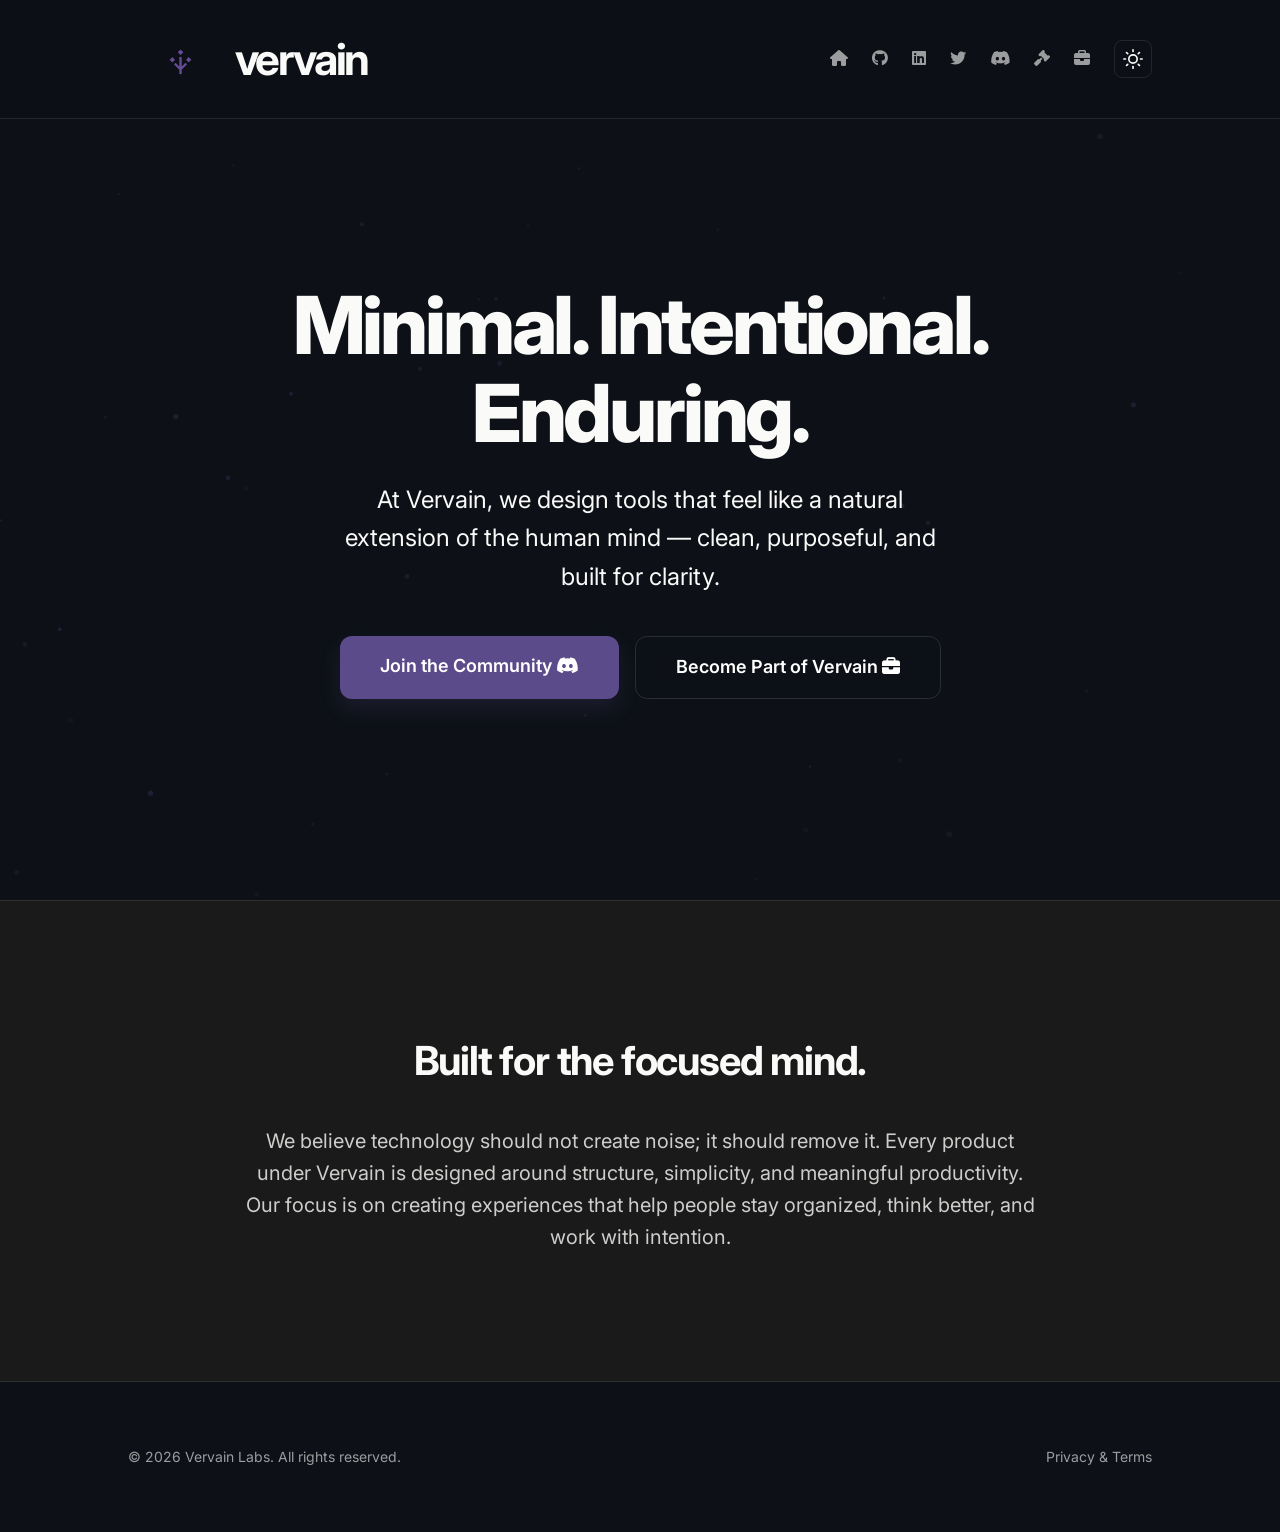
<file: index.html>
<!DOCTYPE html>
<html lang="en" data-theme="dark">
<head>
  <meta charset="UTF-8">
  <meta name="viewport" content="width=device-width, initial-scale=1.0">
  <title>Vervain — Minimal. Intentional. Enduring.</title>
  <meta name="description" content="Productivity and personal knowledge software built to help you think clearly, remember everything, and protect your focus.">
  
  <!-- Fonts -->
  <link rel="preconnect" href="https://fonts.googleapis.com">
  <link rel="preconnect" href="https://fonts.gstatic.com" crossorigin>
  <link href="https://fonts.googleapis.com/css2?family=Inter:wght@400;500;600;700;800&display=swap" rel="stylesheet">
  
  <!-- Icons (Lucide/Simple Icons style) -->
  <link rel="stylesheet" href="https://cdnjs.cloudflare.com/ajax/libs/font-awesome/6.4.0/css/all.min.css">
  
  <link rel="stylesheet" href="style.css">
  <link rel="icon" href="assets/favicon.png" type="image/png">
  <link rel="apple-touch-icon" href="assets/favicon.png">
</head>
<body>
  <canvas id="bg-canvas"></canvas>

  <nav>
    <div class="logo">
      <img src="assets/logo_symbol.png" alt="Vervain Logo">
      <span>vervain</span>
    </div>
    
    <div class="nav-actions">
      <div class="social-links">
        <a href="https://vervain-labs.vercel.app/" style="color: var(--text); text-decoration: none;"><i class="fa fa-home"></i></a>
        <a href="https://github.com/VervainLabs" target="_blank" aria-label="GitHub"><i class="fa-brands fa-github"></i></a>
        <a href="https://linkedin.com/company/vervain-labs" target="_blank" aria-label="LinkedIn"><i class="fa-brands fa-linkedin"></i></a>
        <a href="https://x.com/VervainLabs" target="_blank" aria-label="Twitter/X"><i class="fa-brands fa-twitter"></i>
          <!-- <svg xmlns="http://www.w3.org/2000/svg" width="18" height="18" viewBox="0 0 24 24" fill="currentColor"><path d="M18.901 1.153h3.68l-8.04 9.19L24 22.846h-7.406l-5.8-7.584-6.638 7.584H.474l8.6-9.83L0 1.154h7.594l5.243 6.932ZM17.61 20.644h2.039L6.486 3.24H4.298Z"/></svg> -->
        </a>
        <a href="https://discord.gg/B3cPuWsu3u" target="_blank" aria-label="Discord"><i class="fa-brands fa-discord"></i></a>
        <a href="legal.html" style="color: var(--text); text-decoration: none;"><i class="fa fa-legal"></i></a>
        <a href="careers/apply.html" target="_blank"><i class="fa fa-briefcase"></i></a>
      </div>
      
      <button id="theme-toggle" aria-label="Toggle Theme">
        <!-- Icon injected by JS -->
      </button>
    </div>
  </nav>

  <main>
    <section class="hero">
      <h1>Minimal. Intentional. Enduring.</h1>
      <p>At Vervain, we design tools that feel like a natural extension of the human mind — clean, purposeful, and built for clarity.</p>
      <div class="hero-actions">

  <a href="https://discord.gg/B3cPuWsu3u" class="cta-btn">
    Join the Community
    <i class="fa-brands fa-discord"></i>
  </a>

  <a href="careers/apply.html" target="_blank" class="cta-btn secondary-btn">
    Become Part of Vervain
    <i class="fa fa-briefcase"></i>
  </a>

</div>
    </section>

    <section class="about" id="about">
      <div class="about-content">
        <h2>Built for the focused mind.</h2>
        <p>We believe technology should not create noise; it should remove it. Every product under Vervain is designed around structure, simplicity, and meaningful productivity. Our focus is on creating experiences that help people stay organized, think better, and work with intention.</p>
      </div>
    </section>
  </main>

  <footer>
    <p>&copy; 2026 Vervain Labs. All rights reserved.</p>
    <div class="footer-links">
      <a href="legal.html" style="color: var(--text); text-decoration: none; margin-left: 20px;">Privacy & Terms</a>
      <!-- <a href="legal.html" style="color: var(--text); text-decoration: none; margin-left: 20px;">Terms</a> -->
    </div>
  </footer>

  <script src="script.js"></script>
</body>
</html>
</file>
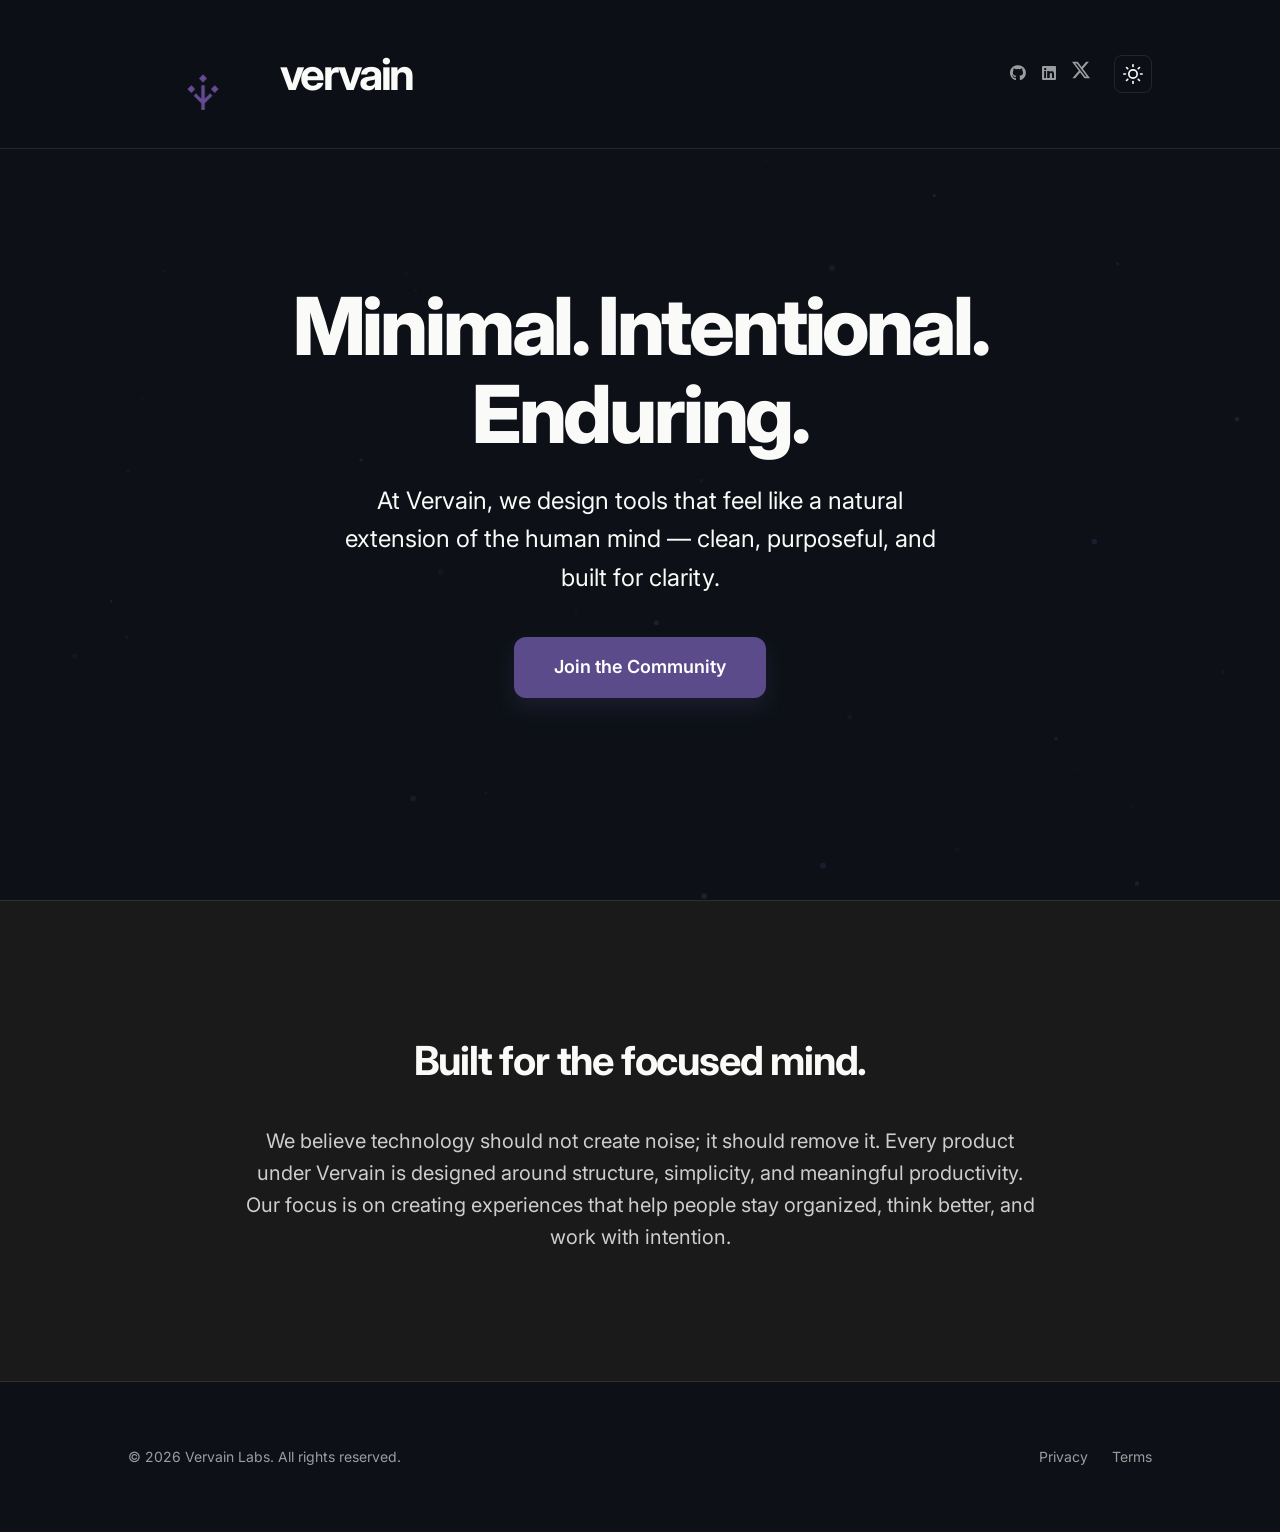
<file: VervainLabs-Website-main/index.html>
<!DOCTYPE html>
<html lang="en" data-theme="dark">
<head>
  <meta charset="UTF-8">
  <meta name="viewport" content="width=device-width, initial-scale=1.0">
  <title>Vervain — Minimal. Intentional. Enduring.</title>
  <meta name="description" content="Productivity and personal knowledge software built to help you think clearly, remember everything, and protect your focus.">
  
  <!-- Fonts -->
  <link rel="preconnect" href="https://fonts.googleapis.com">
  <link rel="preconnect" href="https://fonts.gstatic.com" crossorigin>
  <link href="https://fonts.googleapis.com/css2?family=Inter:wght@400;500;600;700;800&display=swap" rel="stylesheet">
  
  <!-- Icons (Lucide/Simple Icons style) -->
  <link rel="stylesheet" href="https://cdnjs.cloudflare.com/ajax/libs/font-awesome/6.4.0/css/all.min.css">
  
  <link rel="stylesheet" href="style.css">
  <link rel="icon" href="assets/favicon.png" type="image/png">
  <link rel="apple-touch-icon" href="assets/favicon.png">
</head>
<body>
  <canvas id="bg-canvas"></canvas>

  <nav>
    <div class="logo">
      <img src="assets/logo_symbol.png" alt="Vervain Logo Symbol">
      <span>vervain</span>
    </div>
    
    <div class="nav-actions">
      <div class="social-links">
        <a href="https://github.com/VervainLabs" target="_blank" aria-label="GitHub"><i class="fa-brands fa-github"></i></a>
        <a href="https://linkedin.com/company/vervain-labs" target="_blank" aria-label="LinkedIn"><i class="fa-brands fa-linkedin"></i></a>
        <a href="https://x.com/Vervain327208" target="_blank" aria-label="Twitter/X">
          <svg xmlns="http://www.w3.org/2000/svg" width="18" height="18" viewBox="0 0 24 24" fill="currentColor"><path d="M18.901 1.153h3.68l-8.04 9.19L24 22.846h-7.406l-5.8-7.584-6.638 7.584H.474l8.6-9.83L0 1.154h7.594l5.243 6.932ZM17.61 20.644h2.039L6.486 3.24H4.298Z"/></svg>
        </a>
      </div>
      
      <button id="theme-toggle" aria-label="Toggle Theme">
        <!-- Icon injected by JS -->
      </button>
    </div>
  </nav>

  <main>
    <section class="hero">
      <h1>Minimal. Intentional. Enduring.</h1>
      <p>At Vervain, we design tools that feel like a natural extension of the human mind — clean, purposeful, and built for clarity.</p>
      <a href="https://discord.gg/B3cPuWsu3u" class="cta-btn">Join the Community</a>
    </section>

    <section class="about" id="about">
      <div class="about-content">
        <h2>Built for the focused mind.</h2>
        <p>We believe technology should not create noise; it should remove it. Every product under Vervain is designed around structure, simplicity, and meaningful productivity. Our focus is on creating experiences that help people stay organized, think better, and work with intention.</p>
      </div>
    </section>
  </main>

  <footer>
    <p>&copy; 2026 Vervain Labs. All rights reserved.</p>
    <div class="footer-links">
      <a href="#" style="color: var(--text); text-decoration: none; margin-left: 20px;">Privacy</a>
      <a href="#" style="color: var(--text); text-decoration: none; margin-left: 20px;">Terms</a>
    </div>
  </footer>

  <script src="script.js"></script>
</body>
</html>
</file>
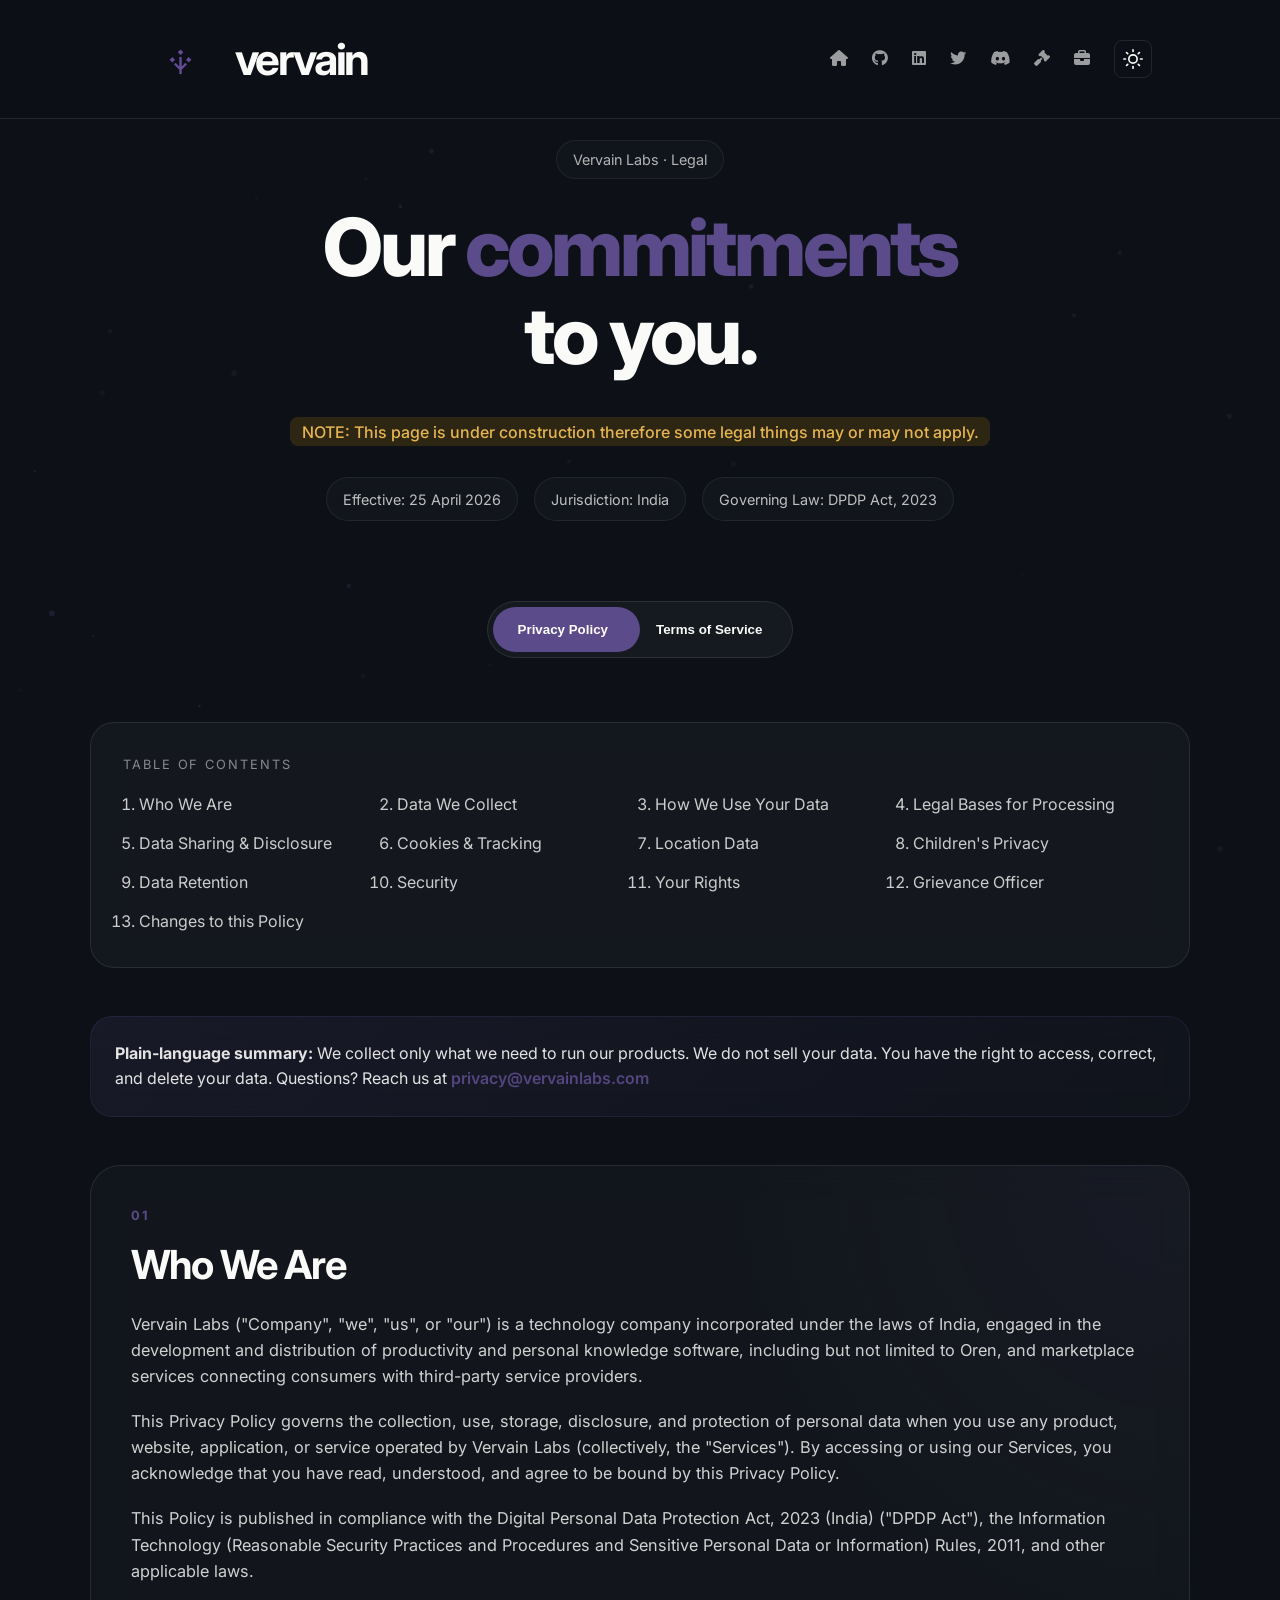
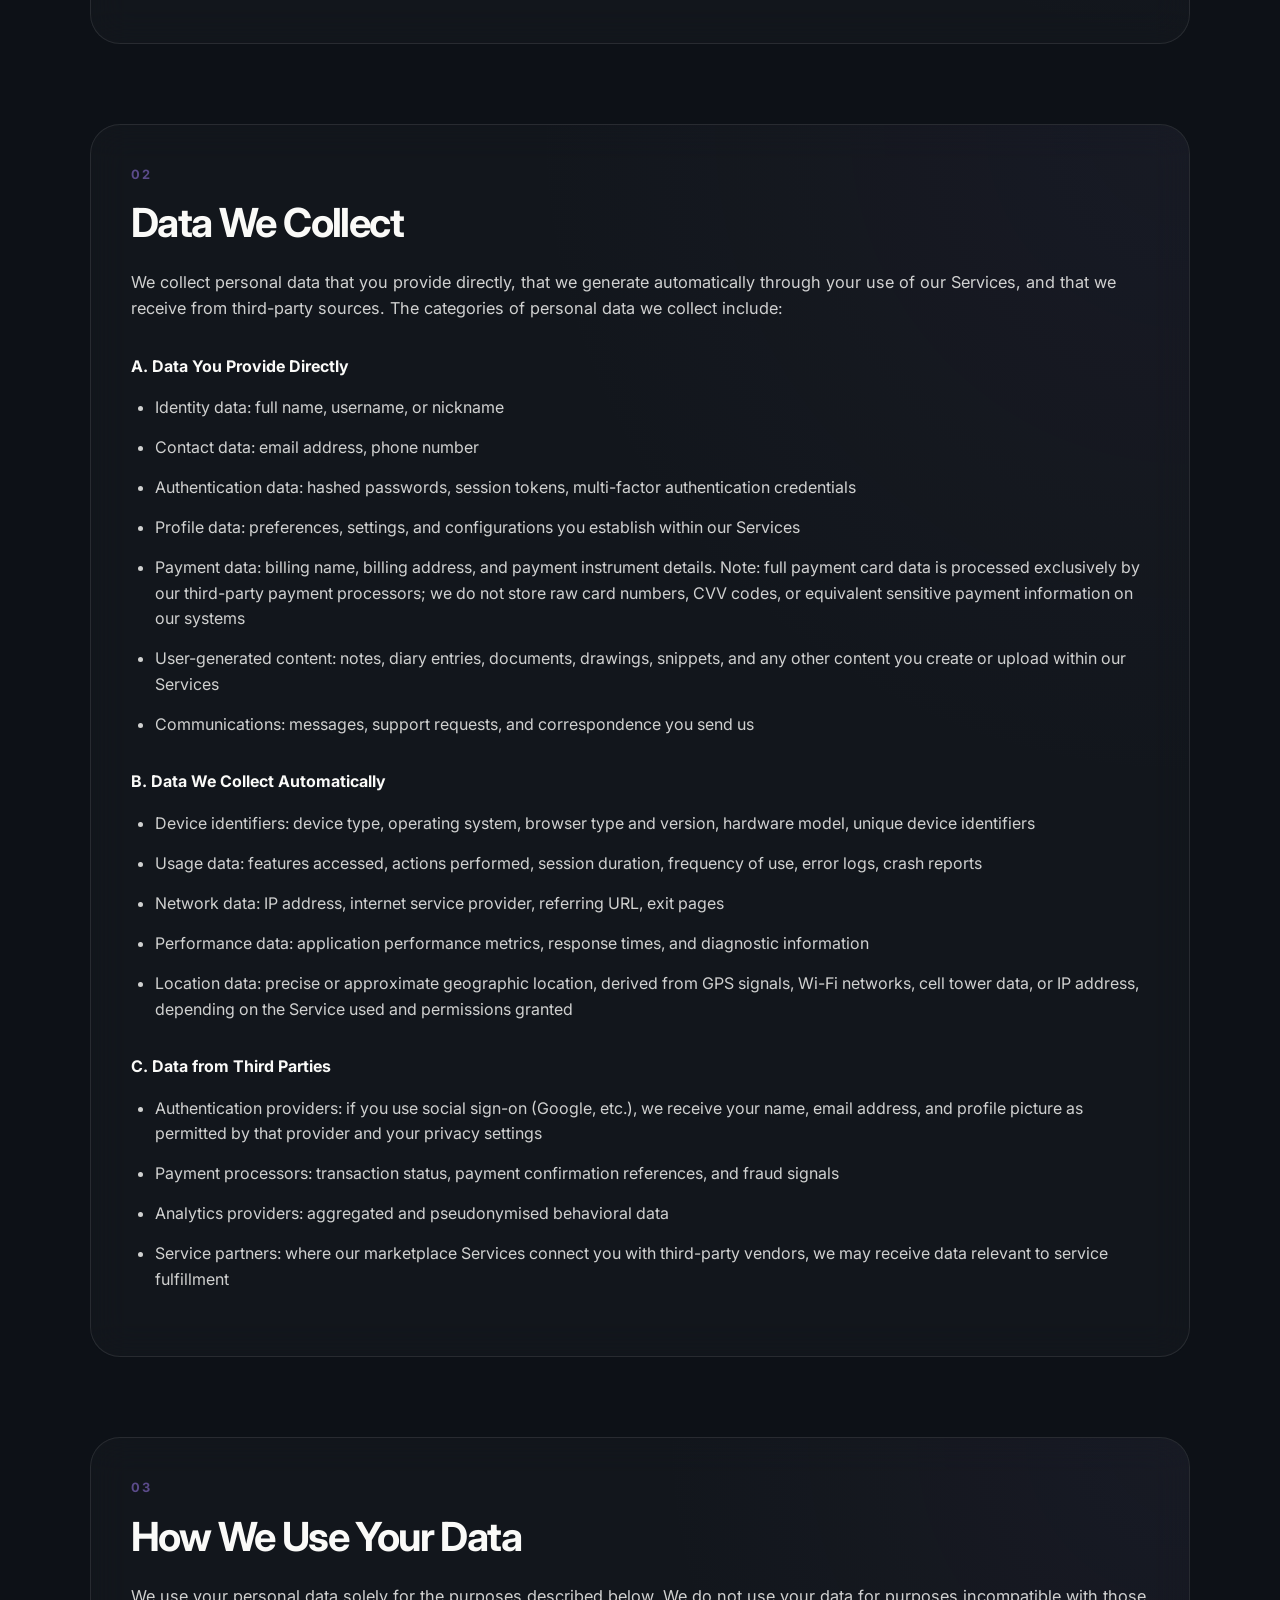
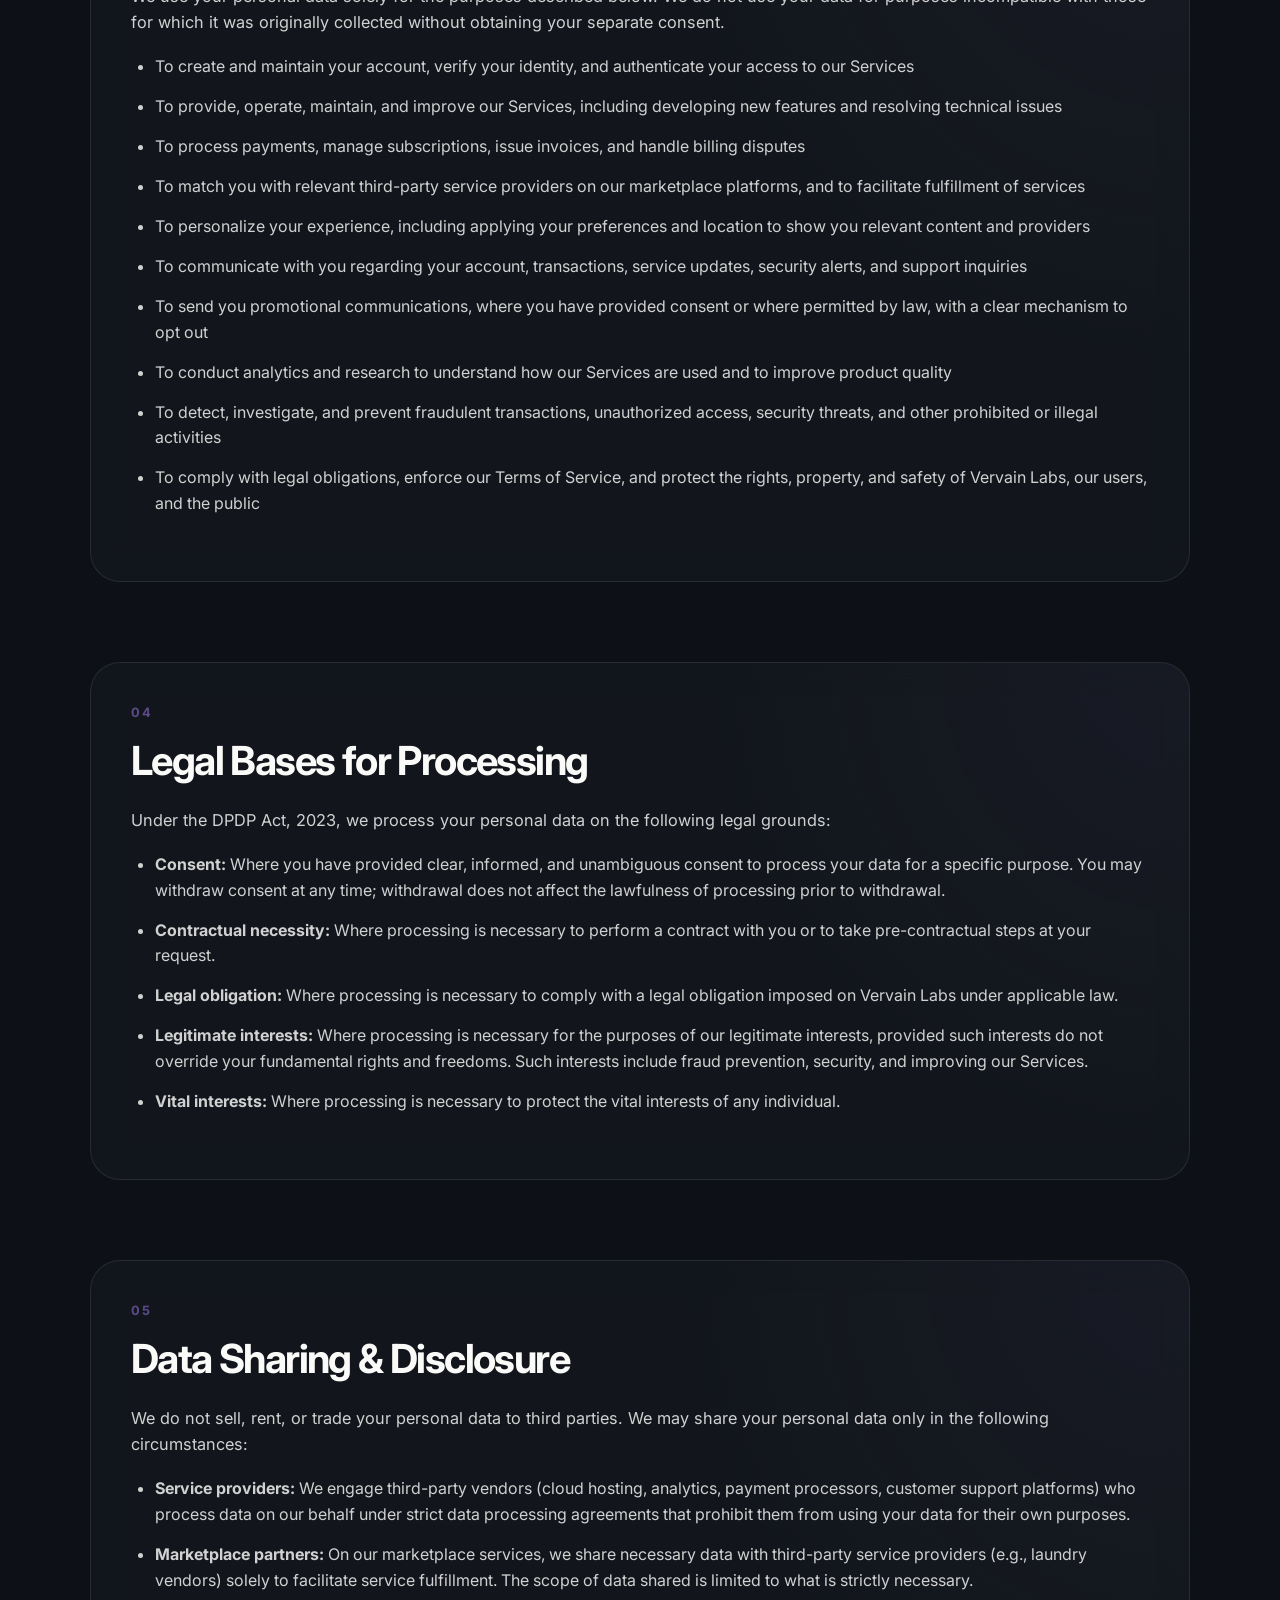
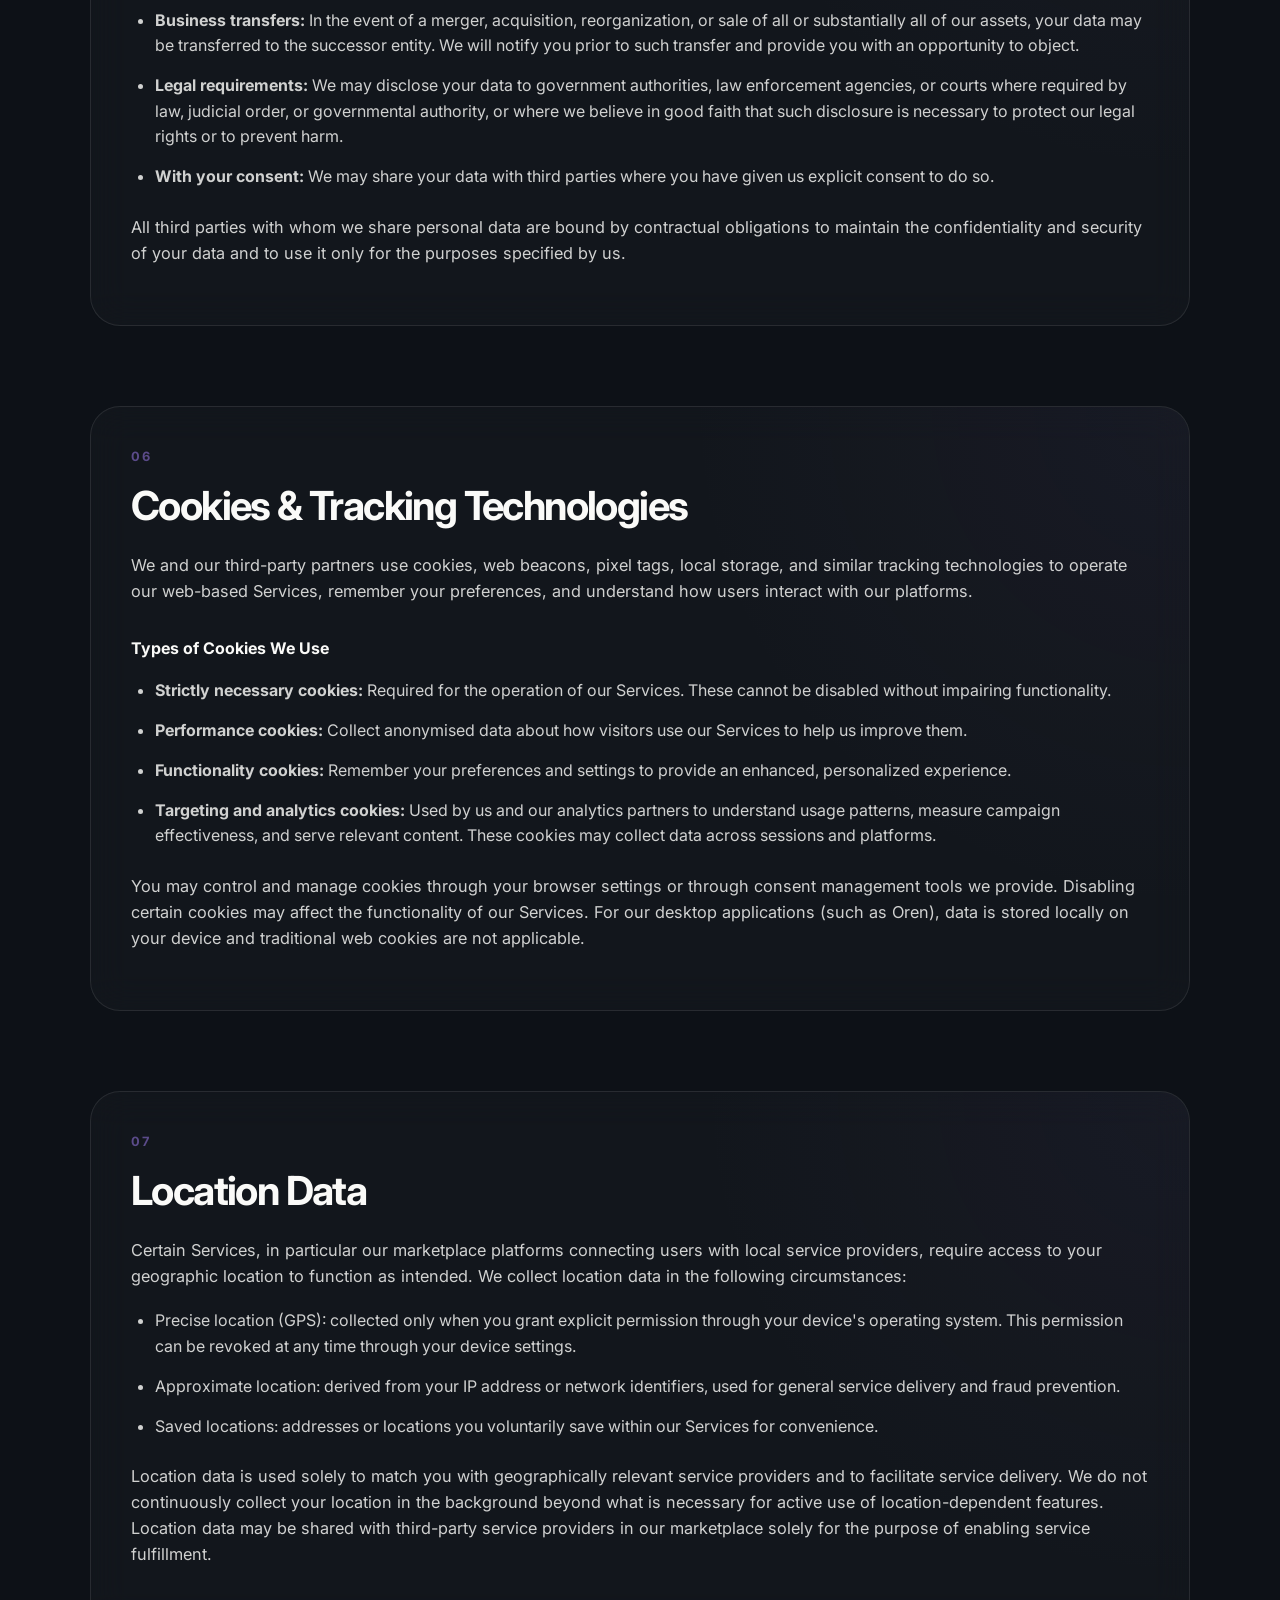
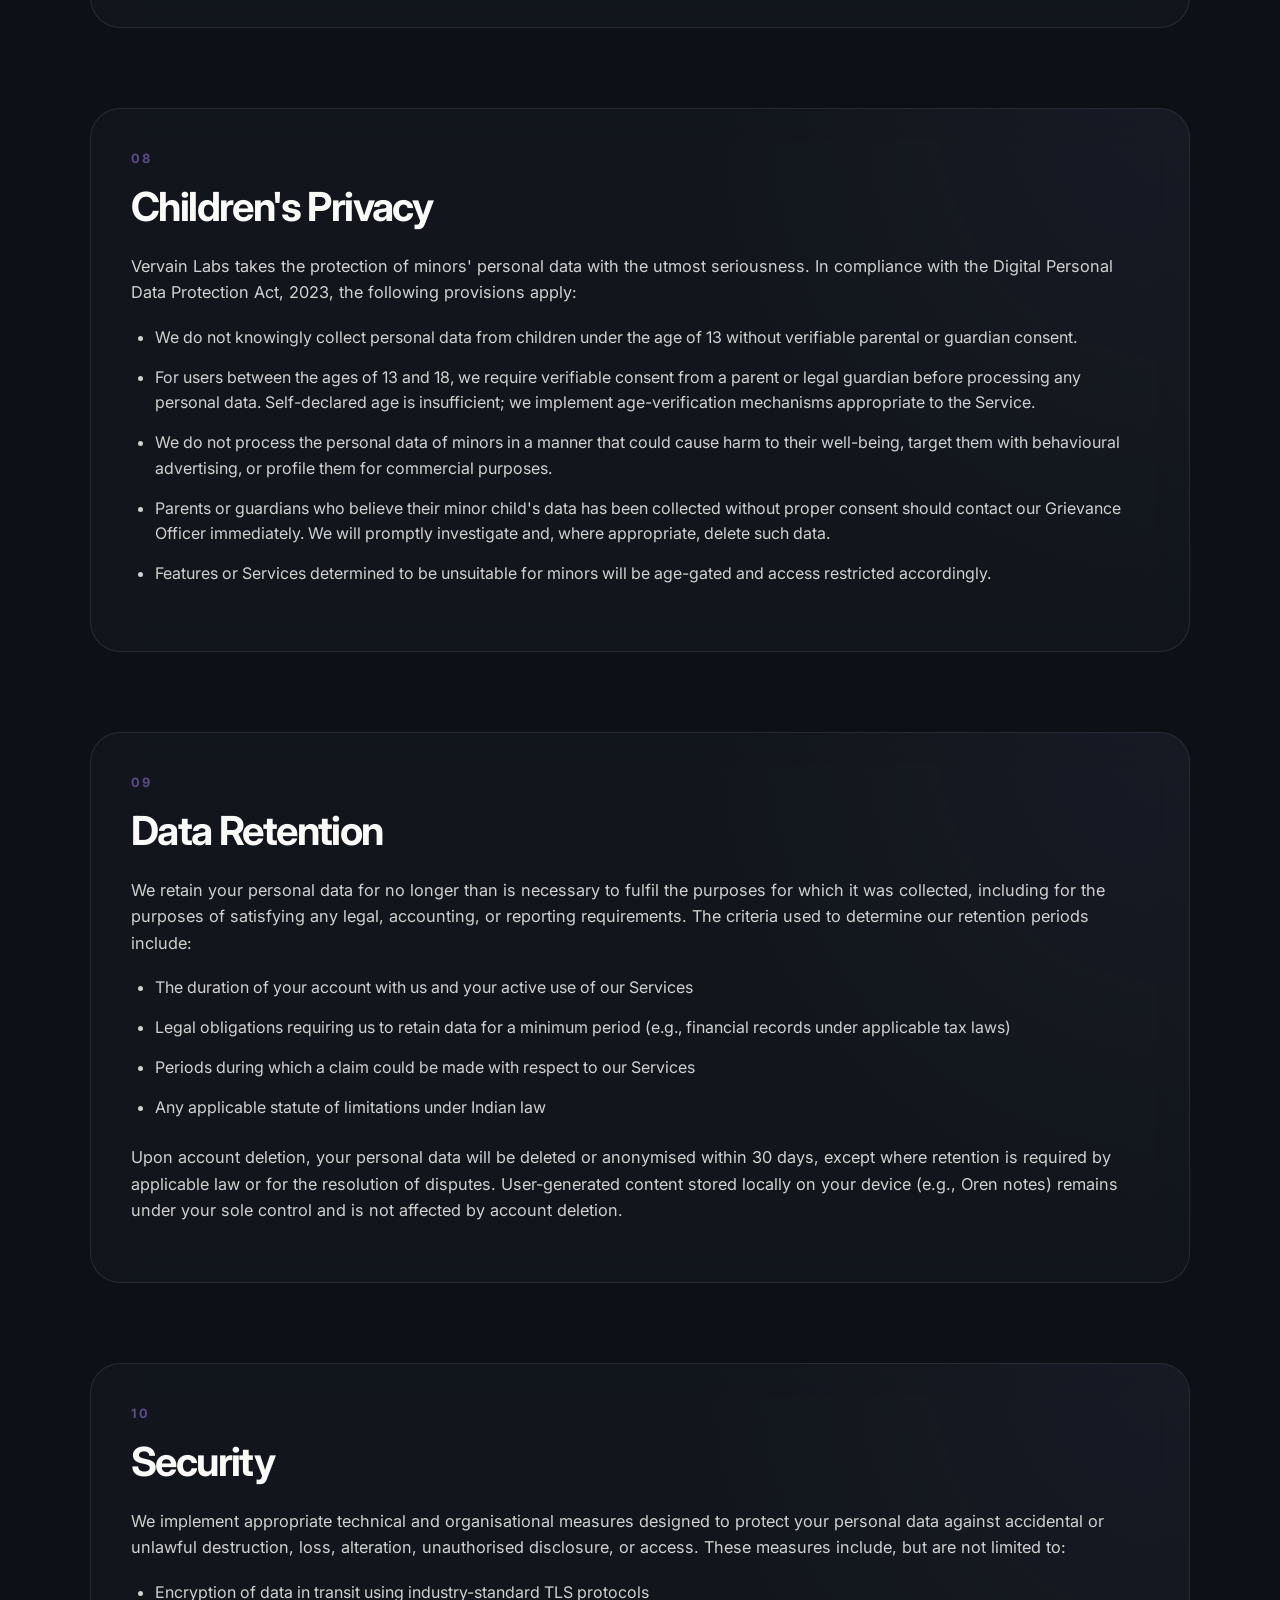
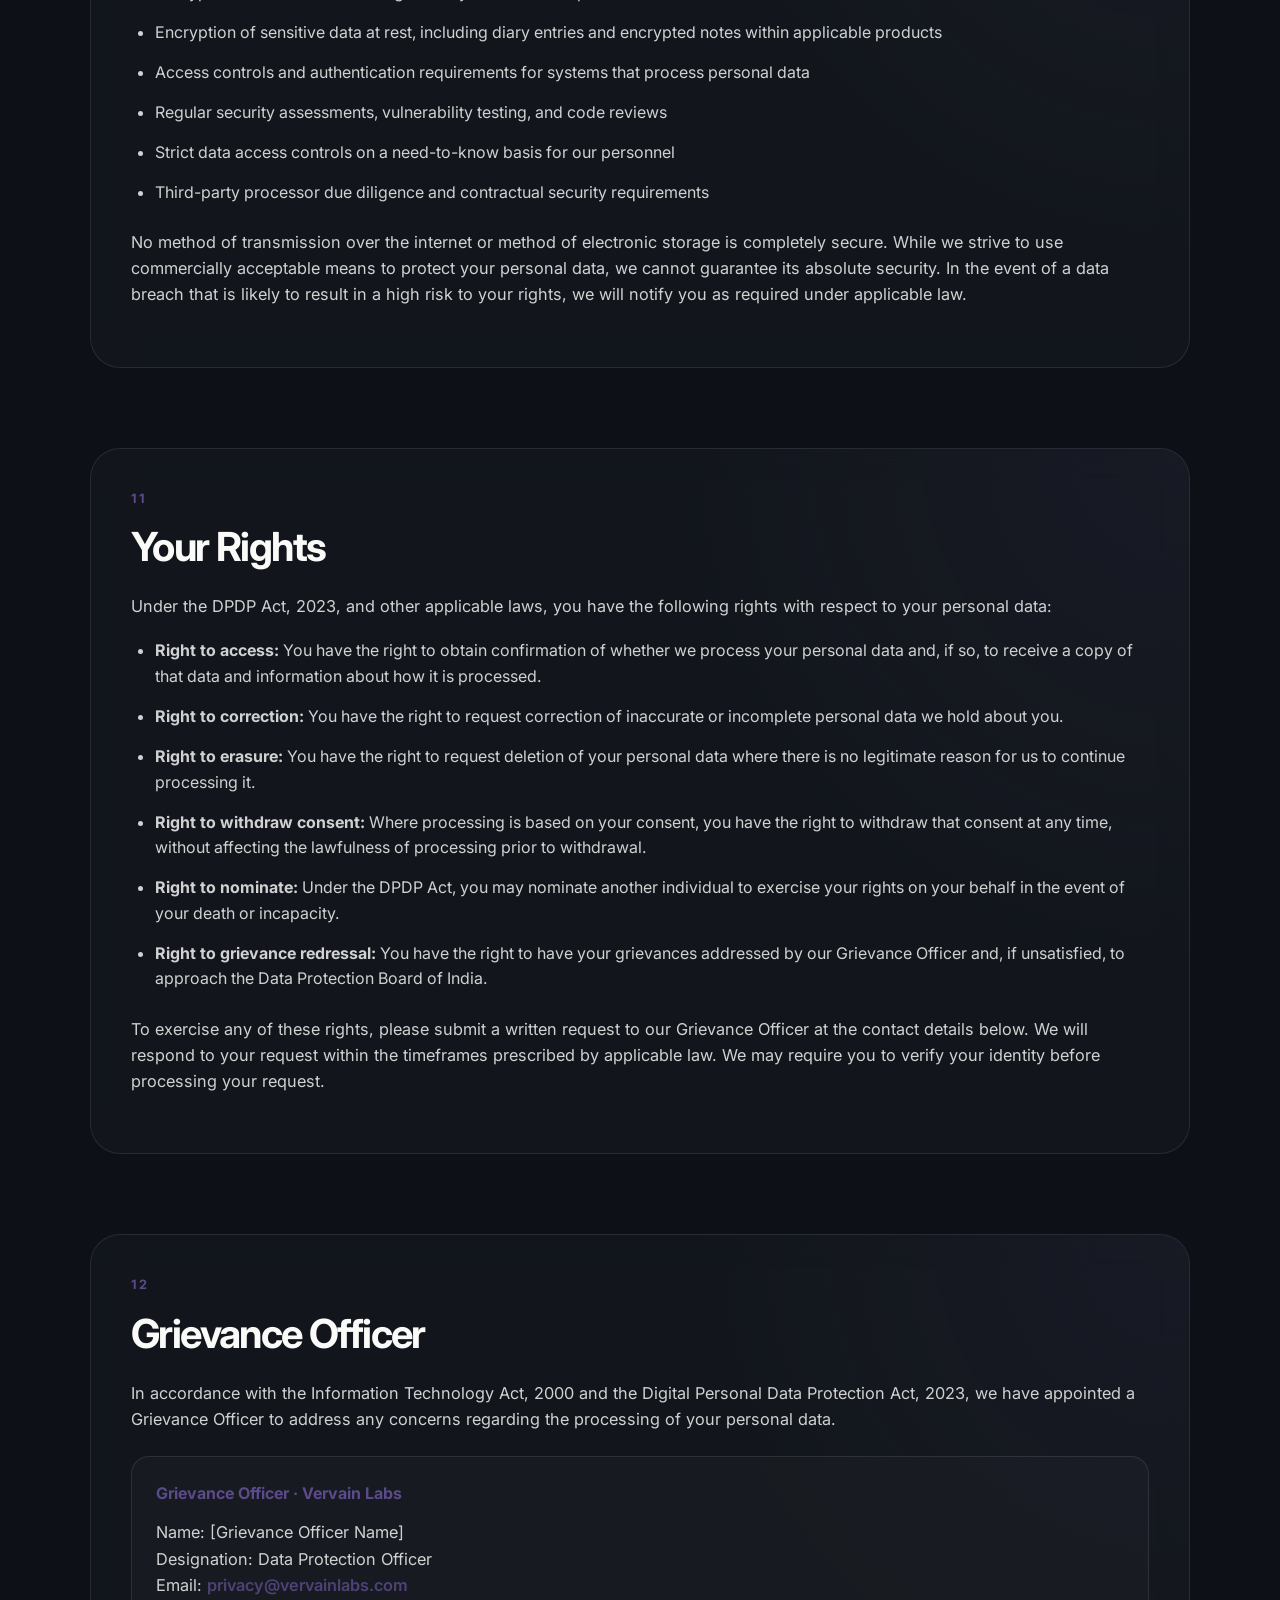
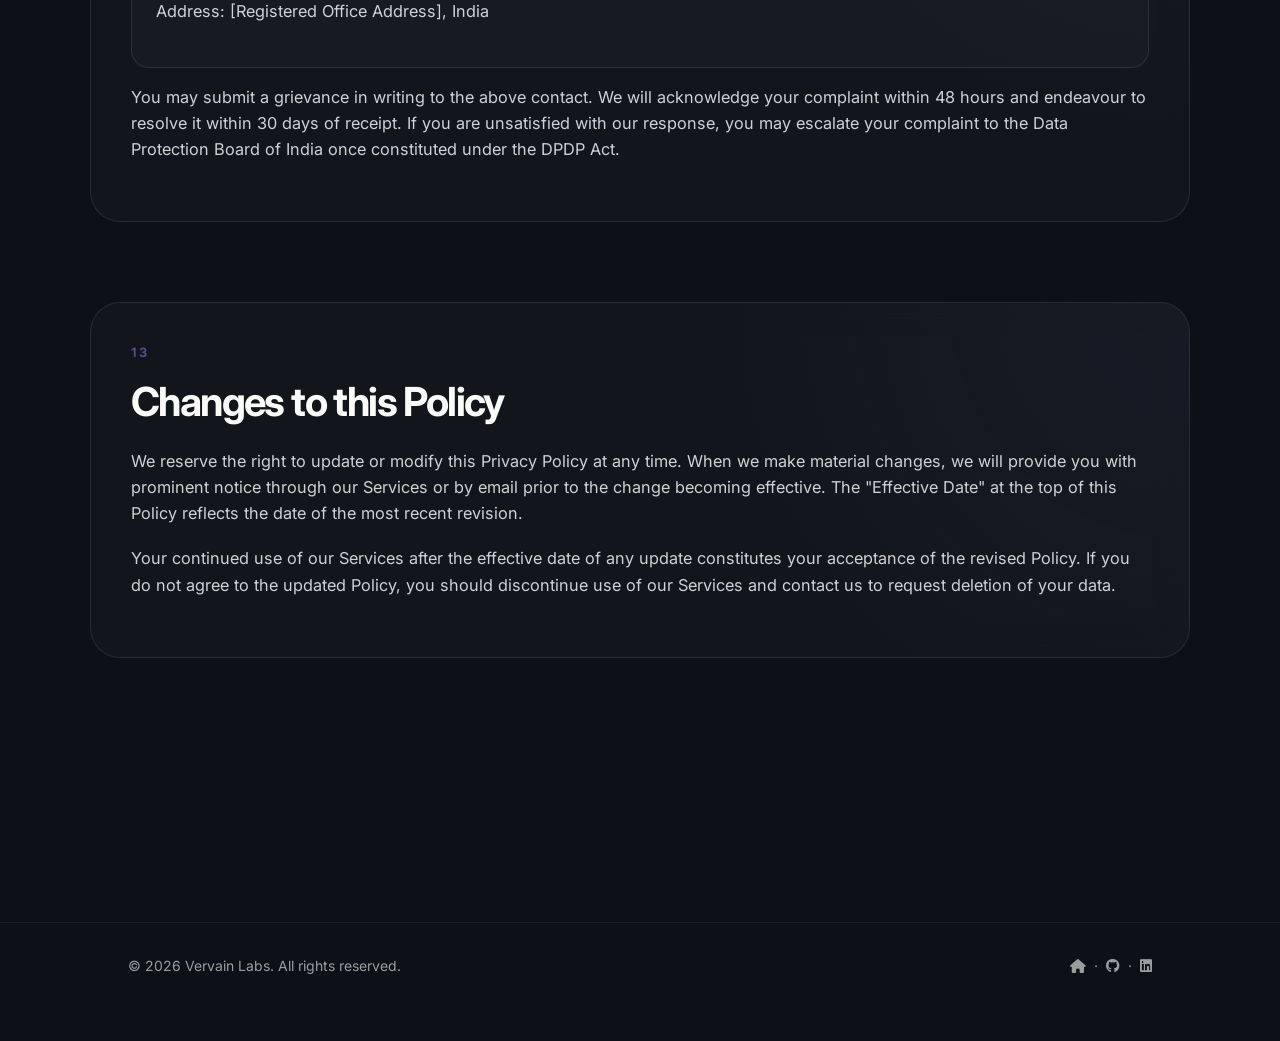
<file: legal.html>
<!DOCTYPE html>
<html lang="en" data-theme="dark">
<head>
  <meta charset="UTF-8">
  <meta name="viewport" content="width=device-width, initial-scale=1.0">
  <title>Legal — Vervain</title>
  <meta name="description" content="Productivity and personal knowledge software built to help you think clearly, remember everything, and protect your focus.">
  
  <!-- Fonts -->
  <link rel="preconnect" href="https://fonts.googleapis.com">
  <link rel="preconnect" href="https://fonts.gstatic.com" crossorigin>
  <link href="https://fonts.googleapis.com/css2?family=Inter:wght@400;500;600;700;800&display=swap" rel="stylesheet">
  
  <!-- Icons (Lucide/Simple Icons style) -->
  <link rel="stylesheet" href="https://cdnjs.cloudflare.com/ajax/libs/font-awesome/6.4.0/css/all.min.css">
  
  <link rel="stylesheet" href="style.css">
  <link rel="stylesheet" href="legalStyle.css">
  <link rel="icon" href="assets/favicon.png" type="image/png">
  <link rel="apple-touch-icon" href="assets/favicon.png">
</head>
<body>
    <canvas id="bg-canvas"></canvas>

  <nav>
    <div class="logo">
      <img src="assets/logo_symbol.png" alt="Vervain Logo">
      <span>vervain</span>
    </div>
    
    <div class="nav-actions">
      <div class="social-links">
        <a href="https://vervain-labs.vercel.app/" style="color: var(--text); text-decoration: none;"><i class="fa fa-home"></i></a>
        <a href="https://github.com/VervainLabs" target="_blank" aria-label="GitHub"><i class="fa-brands fa-github"></i></a>
        <a href="https://linkedin.com/company/vervain-labs" target="_blank" aria-label="LinkedIn"><i class="fa-brands fa-linkedin"></i></a>
        <a href="https://x.com/VervainLabs" target="_blank" aria-label="Twitter/X"><i class="fa-brands fa-twitter"></i>
          <!-- <svg xmlns="http://www.w3.org/2000/svg" width="18" height="18" viewBox="0 0 24 24" fill="currentColor"><path d="M18.901 1.153h3.68l-8.04 9.19L24 22.846h-7.406l-5.8-7.584-6.638 7.584H.474l8.6-9.83L0 1.154h7.594l5.243 6.932ZM17.61 20.644h2.039L6.486 3.24H4.298Z"/></svg> -->
        </a>
        <a href="https://discord.gg/B3cPuWsu3u" target="_blank" aria-label="Discord"><i class="fa-brands fa-discord"></i></a>
        <a href="legal.html" style="color: var(--text); text-decoration: none;"><i class="fa fa-legal"></i></a>
        <a href="careers/apply.html" target="_blank"><i class="fa fa-briefcase"></i></a>
      </div>
      
      <button id="theme-toggle" aria-label="Toggle Theme">
        <!-- Icon injected by JS -->
      </button>
    </div>
  </nav>


<!-- HEADER -->
<!-- <header>
  <a href="https://vervain-labs.vercel.app/" class="logo">
    <div class="logo-mark"></div>
    <span class="logo-name">vervain</span>
  </a>
  <span class="header-right">Legal Documents</span>
</header> -->

<!-- MAIN -->
<main class="wrapper">

  <!-- HERO -->
  <div class="hero">
    <div class="hero-eyebrow">Vervain Labs · Legal</div>
    <h1 class="hero-title">Our <em>commitments</em><br>to you.</h1>

    <h2><mark>NOTE: This page is under construction therefore some legal things may or may not apply.</mark></h2>

    <div class="hero-meta">
      <span>Effective: 25 April 2026</span>
      <span>Jurisdiction: India</span>
      <span>Governing Law: DPDP Act, 2023</span>
    </div>
  </div>

  <!-- PILL TOGGLE -->
  <div class="toggle-wrap">
    <div class="pill-toggle">
      <div class="pill-bg" id="pillBg"></div>
      <button class="pill-btn active" id="btnPrivacy" onclick="switchTab('privacy')">Privacy Policy</button>
      <button class="pill-btn" id="btnTerms" onclick="switchTab('terms')">Terms of Service</button>
    </div>
  </div>

  <!-- ════════════════════════════════════════
       PRIVACY POLICY
  ════════════════════════════════════════ -->
  <div class="panel active" id="panel-privacy">

    <div class="toc">
      <div class="toc-label">Table of Contents</div>
      <ol>
        <li><a href="#p1">Who We Are</a></li>
        <li><a href="#p2">Data We Collect</a></li>
        <li><a href="#p3">How We Use Your Data</a></li>
        <li><a href="#p4">Legal Bases for Processing</a></li>
        <li><a href="#p5">Data Sharing &amp; Disclosure</a></li>
        <li><a href="#p6">Cookies &amp; Tracking</a></li>
        <li><a href="#p7">Location Data</a></li>
        <li><a href="#p8">Children's Privacy</a></li>
        <li><a href="#p9">Data Retention</a></li>
        <li><a href="#p10">Security</a></li>
        <li><a href="#p11">Your Rights</a></li>
        <li><a href="#p12">Grievance Officer</a></li>
        <li><a href="#p13">Changes to this Policy</a></li>
      </ol>
    </div>

    <div class="callout">
      <p><strong>Plain-language summary:</strong> We collect only what we need to run our products. We do not sell your data. You have the right to access, correct, and delete your data. Questions? Reach us at <span class="contact-email">privacy@vervainlabs.com</span></p>
    </div>

    <!-- 1 -->
    <div class="legal-section" id="p1" style="opacity: 1; transform: translateY(0px); transition: opacity 0.5s, transform 0.5s;">
      <div class="section-number">01</div>
      <h2 class="section-title">Who We Are</h2>
      <p>Vervain Labs ("Company", "we", "us", or "our") is a technology company incorporated under the laws of India, engaged in the development and distribution of productivity and personal knowledge software, including but not limited to Oren, and marketplace services connecting consumers with third-party service providers.</p>
      <p>This Privacy Policy governs the collection, use, storage, disclosure, and protection of personal data when you use any product, website, application, or service operated by Vervain Labs (collectively, the "Services"). By accessing or using our Services, you acknowledge that you have read, understood, and agree to be bound by this Privacy Policy.</p>
      <p>This Policy is published in compliance with the Digital Personal Data Protection Act, 2023 (India) ("DPDP Act"), the Information Technology (Reasonable Security Practices and Procedures and Sensitive Personal Data or Information) Rules, 2011, and other applicable laws.</p>
    </div>

    <!-- 2 -->
    <div class="legal-section" id="p2" style="opacity: 1; transform: translateY(0px); transition: opacity 0.5s 0.04s, transform 0.5s 0.04s;">
      <div class="section-number">02</div>
      <h2 class="section-title">Data We Collect</h2>
      <p>We collect personal data that you provide directly, that we generate automatically through your use of our Services, and that we receive from third-party sources. The categories of personal data we collect include:</p>

      <div class="sub-heading">A. Data You Provide Directly</div>
      <ul>
        <li>Identity data: full name, username, or nickname</li>
        <li>Contact data: email address, phone number</li>
        <li>Authentication data: hashed passwords, session tokens, multi-factor authentication credentials</li>
        <li>Profile data: preferences, settings, and configurations you establish within our Services</li>
        <li>Payment data: billing name, billing address, and payment instrument details. Note: full payment card data is processed exclusively by our third-party payment processors; we do not store raw card numbers, CVV codes, or equivalent sensitive payment information on our systems</li>
        <li>User-generated content: notes, diary entries, documents, drawings, snippets, and any other content you create or upload within our Services</li>
        <li>Communications: messages, support requests, and correspondence you send us</li>
      </ul>

      <div class="sub-heading">B. Data We Collect Automatically</div>
      <ul>
        <li>Device identifiers: device type, operating system, browser type and version, hardware model, unique device identifiers</li>
        <li>Usage data: features accessed, actions performed, session duration, frequency of use, error logs, crash reports</li>
        <li>Network data: IP address, internet service provider, referring URL, exit pages</li>
        <li>Performance data: application performance metrics, response times, and diagnostic information</li>
        <li>Location data: precise or approximate geographic location, derived from GPS signals, Wi-Fi networks, cell tower data, or IP address, depending on the Service used and permissions granted</li>
      </ul>

      <div class="sub-heading">C. Data from Third Parties</div>
      <ul>
        <li>Authentication providers: if you use social sign-on (Google, etc.), we receive your name, email address, and profile picture as permitted by that provider and your privacy settings</li>
        <li>Payment processors: transaction status, payment confirmation references, and fraud signals</li>
        <li>Analytics providers: aggregated and pseudonymised behavioral data</li>
        <li>Service partners: where our marketplace Services connect you with third-party vendors, we may receive data relevant to service fulfillment</li>
      </ul>
    </div>

    <!-- 3 -->
    <div class="legal-section" id="p3" style="opacity: 1; transform: translateY(0px); transition: opacity 0.5s 0.08s, transform 0.5s 0.08s;">
      <div class="section-number">03</div>
      <h2 class="section-title">How We Use Your Data</h2>
      <p>We use your personal data solely for the purposes described below. We do not use your data for purposes incompatible with those for which it was originally collected without obtaining your separate consent.</p>
      <ul>
        <li>To create and maintain your account, verify your identity, and authenticate your access to our Services</li>
        <li>To provide, operate, maintain, and improve our Services, including developing new features and resolving technical issues</li>
        <li>To process payments, manage subscriptions, issue invoices, and handle billing disputes</li>
        <li>To match you with relevant third-party service providers on our marketplace platforms, and to facilitate fulfillment of services</li>
        <li>To personalize your experience, including applying your preferences and location to show you relevant content and providers</li>
        <li>To communicate with you regarding your account, transactions, service updates, security alerts, and support inquiries</li>
        <li>To send you promotional communications, where you have provided consent or where permitted by law, with a clear mechanism to opt out</li>
        <li>To conduct analytics and research to understand how our Services are used and to improve product quality</li>
        <li>To detect, investigate, and prevent fraudulent transactions, unauthorized access, security threats, and other prohibited or illegal activities</li>
        <li>To comply with legal obligations, enforce our Terms of Service, and protect the rights, property, and safety of Vervain Labs, our users, and the public</li>
      </ul>
    </div>

    <!-- 4 -->
    <div class="legal-section" id="p4" style="opacity: 1; transform: translateY(0px); transition: opacity 0.5s 0.12s, transform 0.5s 0.12s;">
      <div class="section-number">04</div>
      <h2 class="section-title">Legal Bases for Processing</h2>
      <p>Under the DPDP Act, 2023, we process your personal data on the following legal grounds:</p>
      <ul>
        <li><strong style="color:var(--text-1)">Consent:</strong> Where you have provided clear, informed, and unambiguous consent to process your data for a specific purpose. You may withdraw consent at any time; withdrawal does not affect the lawfulness of processing prior to withdrawal.</li>
        <li><strong style="color:var(--text-1)">Contractual necessity:</strong> Where processing is necessary to perform a contract with you or to take pre-contractual steps at your request.</li>
        <li><strong style="color:var(--text-1)">Legal obligation:</strong> Where processing is necessary to comply with a legal obligation imposed on Vervain Labs under applicable law.</li>
        <li><strong style="color:var(--text-1)">Legitimate interests:</strong> Where processing is necessary for the purposes of our legitimate interests, provided such interests do not override your fundamental rights and freedoms. Such interests include fraud prevention, security, and improving our Services.</li>
        <li><strong style="color:var(--text-1)">Vital interests:</strong> Where processing is necessary to protect the vital interests of any individual.</li>
      </ul>
    </div>

    <!-- 5 -->
    <div class="legal-section" id="p5" style="opacity: 1; transform: translateY(0px); transition: opacity 0.5s 0.16s, transform 0.5s 0.16s;">
      <div class="section-number">05</div>
      <h2 class="section-title">Data Sharing &amp; Disclosure</h2>
      <p>We do not sell, rent, or trade your personal data to third parties. We may share your personal data only in the following circumstances:</p>
      <ul>
        <li><strong style="color:var(--text-1)">Service providers:</strong> We engage third-party vendors (cloud hosting, analytics, payment processors, customer support platforms) who process data on our behalf under strict data processing agreements that prohibit them from using your data for their own purposes.</li>
        <li><strong style="color:var(--text-1)">Marketplace partners:</strong> On our marketplace services, we share necessary data with third-party service providers (e.g., laundry vendors) solely to facilitate service fulfillment. The scope of data shared is limited to what is strictly necessary.</li>
        <li><strong style="color:var(--text-1)">Business transfers:</strong> In the event of a merger, acquisition, reorganization, or sale of all or substantially all of our assets, your data may be transferred to the successor entity. We will notify you prior to such transfer and provide you with an opportunity to object.</li>
        <li><strong style="color:var(--text-1)">Legal requirements:</strong> We may disclose your data to government authorities, law enforcement agencies, or courts where required by law, judicial order, or governmental authority, or where we believe in good faith that such disclosure is necessary to protect our legal rights or to prevent harm.</li>
        <li><strong style="color:var(--text-1)">With your consent:</strong> We may share your data with third parties where you have given us explicit consent to do so.</li>
      </ul>
      <p>All third parties with whom we share personal data are bound by contractual obligations to maintain the confidentiality and security of your data and to use it only for the purposes specified by us.</p>
    </div>

    <!-- 6 -->
    <div class="legal-section" id="p6" style="opacity: 0; transform: translateY(16px); transition: opacity 0.5s 0.2s, transform 0.5s 0.2s;">
      <div class="section-number">06</div>
      <h2 class="section-title">Cookies &amp; Tracking Technologies</h2>
      <p>We and our third-party partners use cookies, web beacons, pixel tags, local storage, and similar tracking technologies to operate our web-based Services, remember your preferences, and understand how users interact with our platforms.</p>
      <div class="sub-heading">Types of Cookies We Use</div>
      <ul>
        <li><strong style="color:var(--text-1)">Strictly necessary cookies:</strong> Required for the operation of our Services. These cannot be disabled without impairing functionality.</li>
        <li><strong style="color:var(--text-1)">Performance cookies:</strong> Collect anonymised data about how visitors use our Services to help us improve them.</li>
        <li><strong style="color:var(--text-1)">Functionality cookies:</strong> Remember your preferences and settings to provide an enhanced, personalized experience.</li>
        <li><strong style="color:var(--text-1)">Targeting and analytics cookies:</strong> Used by us and our analytics partners to understand usage patterns, measure campaign effectiveness, and serve relevant content. These cookies may collect data across sessions and platforms.</li>
      </ul>
      <p>You may control and manage cookies through your browser settings or through consent management tools we provide. Disabling certain cookies may affect the functionality of our Services. For our desktop applications (such as Oren), data is stored locally on your device and traditional web cookies are not applicable.</p>
    </div>

    <!-- 7 -->
    <div class="legal-section" id="p7" style="opacity: 0; transform: translateY(16px); transition: opacity 0.5s 0.24s, transform 0.5s 0.24s;">
      <div class="section-number">07</div>
      <h2 class="section-title">Location Data</h2>
      <p>Certain Services, in particular our marketplace platforms connecting users with local service providers, require access to your geographic location to function as intended. We collect location data in the following circumstances:</p>
      <ul>
        <li>Precise location (GPS): collected only when you grant explicit permission through your device's operating system. This permission can be revoked at any time through your device settings.</li>
        <li>Approximate location: derived from your IP address or network identifiers, used for general service delivery and fraud prevention.</li>
        <li>Saved locations: addresses or locations you voluntarily save within our Services for convenience.</li>
      </ul>
      <p>Location data is used solely to match you with geographically relevant service providers and to facilitate service delivery. We do not continuously collect your location in the background beyond what is necessary for active use of location-dependent features. Location data may be shared with third-party service providers in our marketplace solely for the purpose of enabling service fulfillment.</p>
    </div>

    <!-- 8 -->
    <div class="legal-section" id="p8" style="opacity: 0; transform: translateY(16px); transition: opacity 0.5s 0.28s, transform 0.5s 0.28s;">
      <div class="section-number">08</div>
      <h2 class="section-title">Children's Privacy</h2>
      <p>Vervain Labs takes the protection of minors' personal data with the utmost seriousness. In compliance with the Digital Personal Data Protection Act, 2023, the following provisions apply:</p>
      <ul>
        <li>We do not knowingly collect personal data from children under the age of 13 without verifiable parental or guardian consent.</li>
        <li>For users between the ages of 13 and 18, we require verifiable consent from a parent or legal guardian before processing any personal data. Self-declared age is insufficient; we implement age-verification mechanisms appropriate to the Service.</li>
        <li>We do not process the personal data of minors in a manner that could cause harm to their well-being, target them with behavioural advertising, or profile them for commercial purposes.</li>
        <li>Parents or guardians who believe their minor child's data has been collected without proper consent should contact our Grievance Officer immediately. We will promptly investigate and, where appropriate, delete such data.</li>
        <li>Features or Services determined to be unsuitable for minors will be age-gated and access restricted accordingly.</li>
      </ul>
    </div>

    <!-- 9 -->
    <div class="legal-section" id="p9" style="opacity: 0; transform: translateY(16px); transition: opacity 0.5s 0.32s, transform 0.5s 0.32s;">
      <div class="section-number">09</div>
      <h2 class="section-title">Data Retention</h2>
      <p>We retain your personal data for no longer than is necessary to fulfil the purposes for which it was collected, including for the purposes of satisfying any legal, accounting, or reporting requirements. The criteria used to determine our retention periods include:</p>
      <ul>
        <li>The duration of your account with us and your active use of our Services</li>
        <li>Legal obligations requiring us to retain data for a minimum period (e.g., financial records under applicable tax laws)</li>
        <li>Periods during which a claim could be made with respect to our Services</li>
        <li>Any applicable statute of limitations under Indian law</li>
      </ul>
      <p>Upon account deletion, your personal data will be deleted or anonymised within 30 days, except where retention is required by applicable law or for the resolution of disputes. User-generated content stored locally on your device (e.g., Oren notes) remains under your sole control and is not affected by account deletion.</p>
    </div>

    <!-- 10 -->
    <div class="legal-section" id="p10" style="opacity: 0; transform: translateY(16px); transition: opacity 0.5s 0.36s, transform 0.5s 0.36s;">
      <div class="section-number">10</div>
      <h2 class="section-title">Security</h2>
      <p>We implement appropriate technical and organisational measures designed to protect your personal data against accidental or unlawful destruction, loss, alteration, unauthorised disclosure, or access. These measures include, but are not limited to:</p>
      <ul>
        <li>Encryption of data in transit using industry-standard TLS protocols</li>
        <li>Encryption of sensitive data at rest, including diary entries and encrypted notes within applicable products</li>
        <li>Access controls and authentication requirements for systems that process personal data</li>
        <li>Regular security assessments, vulnerability testing, and code reviews</li>
        <li>Strict data access controls on a need-to-know basis for our personnel</li>
        <li>Third-party processor due diligence and contractual security requirements</li>
      </ul>
      <p>No method of transmission over the internet or method of electronic storage is completely secure. While we strive to use commercially acceptable means to protect your personal data, we cannot guarantee its absolute security. In the event of a data breach that is likely to result in a high risk to your rights, we will notify you as required under applicable law.</p>
    </div>

    <!-- 11 -->
    <div class="legal-section" id="p11" style="opacity: 0; transform: translateY(16px); transition: opacity 0.5s 0.4s, transform 0.5s 0.4s;">
      <div class="section-number">11</div>
      <h2 class="section-title">Your Rights</h2>
      <p>Under the DPDP Act, 2023, and other applicable laws, you have the following rights with respect to your personal data:</p>
      <ul>
        <li><strong style="color:var(--text-1)">Right to access:</strong> You have the right to obtain confirmation of whether we process your personal data and, if so, to receive a copy of that data and information about how it is processed.</li>
        <li><strong style="color:var(--text-1)">Right to correction:</strong> You have the right to request correction of inaccurate or incomplete personal data we hold about you.</li>
        <li><strong style="color:var(--text-1)">Right to erasure:</strong> You have the right to request deletion of your personal data where there is no legitimate reason for us to continue processing it.</li>
        <li><strong style="color:var(--text-1)">Right to withdraw consent:</strong> Where processing is based on your consent, you have the right to withdraw that consent at any time, without affecting the lawfulness of processing prior to withdrawal.</li>
        <li><strong style="color:var(--text-1)">Right to nominate:</strong> Under the DPDP Act, you may nominate another individual to exercise your rights on your behalf in the event of your death or incapacity.</li>
        <li><strong style="color:var(--text-1)">Right to grievance redressal:</strong> You have the right to have your grievances addressed by our Grievance Officer and, if unsatisfied, to approach the Data Protection Board of India.</li>
      </ul>
      <p>To exercise any of these rights, please submit a written request to our Grievance Officer at the contact details below. We will respond to your request within the timeframes prescribed by applicable law. We may require you to verify your identity before processing your request.</p>
    </div>

    <!-- 12 -->
    <div class="legal-section" id="p12" style="opacity: 0; transform: translateY(16px); transition: opacity 0.5s 0.44s, transform 0.5s 0.44s;">
      <div class="section-number">12</div>
      <h2 class="section-title">Grievance Officer</h2>
      <p>In accordance with the Information Technology Act, 2000 and the Digital Personal Data Protection Act, 2023, we have appointed a Grievance Officer to address any concerns regarding the processing of your personal data.</p>
      <div class="contact-block">
        <span class="contact-label">Grievance Officer · Vervain Labs</span>
        <p>Name: [Grievance Officer Name]<br>
        Designation: Data Protection Officer<br>
        Email: <span class="contact-email">privacy@vervainlabs.com</span><br>
        Address: [Registered Office Address], India</p>
      </div>
      <p style="margin-top: 16px;">You may submit a grievance in writing to the above contact. We will acknowledge your complaint within 48 hours and endeavour to resolve it within 30 days of receipt. If you are unsatisfied with our response, you may escalate your complaint to the Data Protection Board of India once constituted under the DPDP Act.</p>
    </div>

    <!-- 13 -->
    <div class="legal-section" id="p13" style="opacity: 0; transform: translateY(16px); transition: opacity 0.5s 0.48s, transform 0.5s 0.48s;">
      <div class="section-number">13</div>
      <h2 class="section-title">Changes to this Policy</h2>
      <p>We reserve the right to update or modify this Privacy Policy at any time. When we make material changes, we will provide you with prominent notice through our Services or by email prior to the change becoming effective. The "Effective Date" at the top of this Policy reflects the date of the most recent revision.</p>
      <p>Your continued use of our Services after the effective date of any update constitutes your acceptance of the revised Policy. If you do not agree to the updated Policy, you should discontinue use of our Services and contact us to request deletion of your data.</p>
    </div>

  </div>
  <!-- END PRIVACY -->


  <!-- ════════════════════════════════════════
       TERMS OF SERVICE
  ════════════════════════════════════════ -->
  <div class="panel" id="panel-terms">

    <div class="toc">
      <div class="toc-label">Table of Contents</div>
      <ol>
        <li><a href="#t1">Acceptance of Terms</a></li>
        <li><a href="#t2">Definitions</a></li>
        <li><a href="#t3">Eligibility</a></li>
        <li><a href="#t4">Accounts &amp; Registration</a></li>
        <li><a href="#t5">Licence to Use Services</a></li>
        <li><a href="#t6">User Obligations</a></li>
        <li><a href="#t7">Prohibited Conduct</a></li>
        <li><a href="#t8">Subscriptions &amp; Payments</a></li>
        <li><a href="#t9">Marketplace Services</a></li>
        <li><a href="#t10">Intellectual Property</a></li>
        <li><a href="#t11">Disclaimers</a></li>
        <li><a href="#t12">Limitation of Liability</a></li>
        <li><a href="#t13">Indemnification</a></li>
        <li><a href="#t14">Termination</a></li>
        <li><a href="#t15">Governing Law &amp; Disputes</a></li>
        <li><a href="#t16">Miscellaneous</a></li>
      </ol>
    </div>

    <div class="callout">
      <p><strong>Important:</strong> These Terms constitute a legally binding agreement between you and Vervain Labs. Please read them carefully before using our Services. If you do not agree, do not use our Services.</p>
    </div>

    <!-- T1 -->
    <div class="legal-section" id="t1" style="opacity: 0; transform: translateY(16px); transition: opacity 0.5s 0.52s, transform 0.5s 0.52s;">
      <div class="section-number">01</div>
      <h2 class="section-title">Acceptance of Terms</h2>
      <p>These Terms of Service ("Terms") govern your access to and use of all websites, applications, software, and services (collectively, the "Services") provided by Vervain Labs ("Company", "we", "us", or "our"). By creating an account, downloading any application, accessing any website, or otherwise using any Service, you ("User", "you", or "your") agree to be bound by these Terms and our Privacy Policy, which is incorporated herein by reference.</p>
      <p>If you are accessing the Services on behalf of an organisation, you represent and warrant that you have the authority to bind that organisation to these Terms, and references to "you" in these Terms shall include such organisation.</p>
      <p>We reserve the right to modify these Terms at any time. Continued use of the Services after notification of changes constitutes acceptance of the revised Terms.</p>
    </div>

    <!-- T2 -->
    <div class="legal-section" id="t2" style="opacity: 0; transform: translateY(16px); transition: opacity 0.5s 0.56s, transform 0.5s 0.56s;">
      <div class="section-number">02</div>
      <h2 class="section-title">Definitions</h2>
      <ul>
        <li><strong style="color:var(--text-1)">"Services"</strong> means all products, applications, platforms, websites, and services operated or provided by Vervain Labs, including Oren and any marketplace platform.</li>
        <li><strong style="color:var(--text-1)">"User Content"</strong> means any data, text, files, documents, images, or other content submitted, uploaded, or created by you within the Services.</li>
        <li><strong style="color:var(--text-1)">"Subscription"</strong> means any paid plan providing access to premium features of the Services.</li>
        <li><strong style="color:var(--text-1)">"Vendor"</strong> means any third-party service provider listed on our marketplace platforms.</li>
        <li><strong style="color:var(--text-1)">"Intellectual Property Rights"</strong> means all patents, copyrights, trademarks, trade secrets, database rights, and all other intellectual or industrial property rights, whether registered or unregistered.</li>
        <li><strong style="color:var(--text-1)">"Applicable Law"</strong> means all laws, regulations, rules, orders, and codes applicable to the Services, including but not limited to the DPDP Act, 2023, the Information Technology Act, 2000, the Consumer Protection Act, 2019, and the Indian Contract Act, 1872.</li>
      </ul>
    </div>

    <!-- T3 -->
    <div class="legal-section" id="t3" style="opacity: 0; transform: translateY(16px); transition: opacity 0.5s 0.6s, transform 0.5s 0.6s;">
      <div class="section-number">03</div>
      <h2 class="section-title">Eligibility</h2>
      <p>You must be at least 13 years of age to use our Services. If you are between 13 and 18 years of age, you may only use our Services with the verifiable consent of a parent or legal guardian, who by providing such consent agrees to be bound by these Terms on your behalf and accepts responsibility for your use of the Services.</p>
      <p>Certain Services or features may have higher age requirements. Where specified, you must meet those requirements to access such features.</p>
      <p>By using the Services, you represent and warrant that: (a) you meet the applicable age requirements; (b) you have the full right, power, and authority to enter into these Terms; (c) your use of the Services will not violate any applicable law or regulation; and (d) you are not located in a jurisdiction where providing the Services to you would be prohibited.</p>
    </div>

    <!-- T4 -->
    <div class="legal-section" id="t4" style="opacity: 0; transform: translateY(16px); transition: opacity 0.5s 0.64s, transform 0.5s 0.64s;">
      <div class="section-number">04</div>
      <h2 class="section-title">Accounts &amp; Registration</h2>
      <p>Certain features of our Services require you to register for an account. When registering, you agree to provide accurate, current, and complete information and to keep that information updated.</p>
      <ul>
        <li>You are solely responsible for maintaining the confidentiality of your account credentials and for all activities that occur under your account.</li>
        <li>You must notify us immediately at <span class="contact-email">support@vervainlabs.com</span> upon becoming aware of any actual or suspected unauthorized access to or use of your account.</li>
        <li>You may not share your account credentials with any other person or allow any other person to access your account.</li>
        <li>We reserve the right to refuse registration, cancel accounts, or remove content at our sole discretion.</li>
        <li>Each person may maintain only one active account unless expressly permitted by us. Creating duplicate accounts to circumvent restrictions is prohibited.</li>
      </ul>
    </div>

    <!-- T5 -->
    <div class="legal-section" id="t5" style="opacity: 0; transform: translateY(16px); transition: opacity 0.5s 0.68s, transform 0.5s 0.68s;">
      <div class="section-number">05</div>
      <h2 class="section-title">Licence to Use Services</h2>
      <p>Subject to your compliance with these Terms and payment of any applicable fees, Vervain Labs grants you a limited, non-exclusive, non-transferable, non-sublicensable, revocable licence to access and use the Services solely for your personal, non-commercial purposes, or as expressly permitted for commercial use under a separate written agreement.</p>
      <p>With respect to downloadable software applications (such as Oren), we grant you a limited licence to install and use the application on devices you own or control, solely for your personal use, in accordance with these Terms and any additional documentation provided.</p>
      <p>Nothing in these Terms shall be construed as conferring any rights in respect of the source code of any software, or any rights to reverse engineer, decompile, or disassemble any software provided as part of the Services, except to the extent expressly permitted by applicable law.</p>
    </div>

    <!-- T6 -->
    <div class="legal-section" id="t6" style="opacity: 0; transform: translateY(16px); transition: opacity 0.5s 0.72s, transform 0.5s 0.72s;">
      <div class="section-number">06</div>
      <h2 class="section-title">User Obligations</h2>
      <p>As a condition of using our Services, you agree to the following obligations:</p>
      <ul>
        <li>Comply with all applicable laws and regulations in your jurisdiction and those applicable to your use of the Services.</li>
        <li>Provide accurate and truthful information when creating an account, placing orders, or otherwise interacting with our Services or Vendors.</li>
        <li>Use the Services only for lawful purposes and in a manner consistent with these Terms.</li>
        <li>Respect the rights of other users, Vendors, and third parties, including their privacy and intellectual property rights.</li>
        <li>Promptly notify us of any security vulnerabilities, suspected breaches, or misuse of the Services that you become aware of.</li>
        <li>Comply with any applicable professional, ethical, or regulatory obligations relevant to your use of the Services in a professional context.</li>
      </ul>
    </div>

    <!-- T7 -->
    <div class="legal-section" id="t7" style="opacity: 0; transform: translateY(16px); transition: opacity 0.5s 0.76s, transform 0.5s 0.76s;">
      <div class="section-number">07</div>
      <h2 class="section-title">Prohibited Conduct</h2>
      <p>You expressly agree that you shall not, and shall not permit or encourage any third party to:</p>
      <ul>
        <li>Use the Services to transmit, store, display, or distribute any content that is unlawful, defamatory, obscene, pornographic, abusive, harassing, threatening, or otherwise objectionable.</li>
        <li>Attempt to gain unauthorised access to the Services, other accounts, computer systems, or networks connected to the Services.</li>
        <li>Interfere with, disrupt, or impair the operation of the Services or any servers or networks connected to the Services, including through the introduction of malware, viruses, or other harmful code.</li>
        <li>Use automated means (bots, scrapers, crawlers, etc.) to access, monitor, or copy content from our Services without our express written consent.</li>
        <li>Circumvent, disable, or otherwise interfere with security-related features of the Services.</li>
        <li>Use the Services to engage in any fraudulent activity, including misrepresenting your identity, impersonating any person or entity, or submitting false service requests on our marketplace platforms.</li>
        <li>Use the Services to collect personal data of other users without their consent.</li>
        <li>Reproduce, duplicate, copy, sell, resell, or exploit any portion of the Services without express written permission from Vervain Labs.</li>
        <li>Use the Services in a manner that could expose Vervain Labs to liability or reputational harm.</li>
      </ul>
    </div>

    <!-- T8 -->
    <div class="legal-section" id="t8" style="opacity: 0; transform: translateY(16px); transition: opacity 0.5s 0.8s, transform 0.5s 0.8s;">
      <div class="section-number">08</div>
      <h2 class="section-title">Subscriptions &amp; Payments</h2>
      <p>Certain features of our Services are available only upon payment of applicable subscription fees. The following terms apply to all paid subscriptions:</p>
      <div class="sub-heading">Billing &amp; Renewal</div>
      <ul>
        <li>Subscriptions are billed on a recurring basis (monthly or annually, as selected) in advance. Your subscription will automatically renew at the end of each billing cycle unless cancelled prior to the renewal date.</li>
        <li>You authorise us, or our designated payment processor, to charge your payment method on a recurring basis for the applicable subscription fee.</li>
        <li>Prices are subject to change. We will provide advance notice of any price changes, which will take effect at the next renewal date following notice.</li>
      </ul>
      <div class="sub-heading">Cancellation &amp; Refunds</div>
      <ul>
        <li>You may cancel your subscription at any time through your account settings. Cancellation will take effect at the end of the current billing cycle; you will retain access to paid features until that date.</li>
        <li>Refunds are not provided for partial periods of service, except as required by applicable law (including the Consumer Protection Act, 2019) or as expressly stated in our refund policy.</li>
        <li>We reserve the right to offer promotional pricing, which may be subject to additional terms.</li>
      </ul>
      <div class="sub-heading">Payment Processing</div>
      <p>Payments are processed by third-party payment processors. By providing your payment information, you authorise the relevant payment processor to store and use such information in accordance with their terms and privacy policy. Vervain Labs does not store raw payment card data.</p>
    </div>

    <!-- T9 -->
    <div class="legal-section" id="t9" style="opacity: 0; transform: translateY(16px); transition: opacity 0.5s 0.84s, transform 0.5s 0.84s;">
      <div class="section-number">09</div>
      <h2 class="section-title">Marketplace Services</h2>
      <p>Where Vervain Labs operates a marketplace platform connecting users with third-party service providers ("Vendors"), the following additional terms apply:</p>
      <div class="sub-heading">Nature of the Platform</div>
      <p>Vervain Labs acts as an intermediary platform facilitating the connection between users and Vendors. We are not a party to any contract for services entered into between a user and a Vendor, nor do we provide the services offered by Vendors. The contract for services is between you and the Vendor directly.</p>
      <div class="sub-heading">Vendor Representations</div>
      <ul>
        <li>Vendors listed on our platforms are independent third parties. We do not employ Vendors and are not responsible for the quality, safety, or legality of the services they provide.</li>
        <li>We conduct reasonable verification checks on Vendors prior to listing, but do not guarantee or warrant the accuracy of Vendor information or the quality of their services.</li>
        <li>You are encouraged to review Vendor ratings, reviews, and profiles before engaging their services.</li>
      </ul>
      <div class="sub-heading">Disputes with Vendors</div>
      <p>In the event of a dispute between you and a Vendor, we will endeavour to assist with dispute resolution but are not obligated to do so. Our liability in connection with any transaction between you and a Vendor is limited as set forth in the Limitation of Liability section below.</p>
    </div>

    <!-- T10 -->
    <div class="legal-section" id="t10" style="opacity: 0; transform: translateY(16px); transition: opacity 0.5s 0.88s, transform 0.5s 0.88s;">
      <div class="section-number">10</div>
      <h2 class="section-title">Intellectual Property</h2>
      <div class="sub-heading">Vervain Labs' Intellectual Property</div>
      <p>The Services and all content, features, and functionality thereof — including but not limited to software, source code, text, graphics, logos, trademarks, and the overall design and arrangement thereof — are owned by Vervain Labs or our licensors and are protected by applicable intellectual property laws. No rights in Vervain Labs' intellectual property are transferred to you under these Terms other than the limited licence expressly granted herein.</p>
      <div class="sub-heading">Your User Content</div>
      <p>You retain all ownership rights in your User Content. By submitting User Content to our cloud-based Services, you grant Vervain Labs a limited, non-exclusive, royalty-free, worldwide licence to host, store, transmit, and display your User Content solely as necessary to provide the Services to you. This licence terminates when you delete your User Content or your account.</p>
      <p>For desktop applications that store data solely on your local device (such as Oren), no such licence is granted and your User Content remains exclusively on your device.</p>
      <p>You represent and warrant that you own or have all necessary rights to submit your User Content and that doing so does not infringe any third-party rights.</p>
    </div>

    <!-- T11 -->
    <div class="legal-section" id="t11" style="opacity: 0; transform: translateY(16px); transition: opacity 0.5s 0.92s, transform 0.5s 0.92s;">
      <div class="section-number">11</div>
      <h2 class="section-title">Disclaimers</h2>
      <p>THE SERVICES ARE PROVIDED ON AN "AS IS" AND "AS AVAILABLE" BASIS, WITHOUT WARRANTIES OF ANY KIND, EITHER EXPRESS OR IMPLIED, INCLUDING BUT NOT LIMITED TO WARRANTIES OF MERCHANTABILITY, FITNESS FOR A PARTICULAR PURPOSE, NON-INFRINGEMENT, OR COURSE OF PERFORMANCE.</p>
      <p>VERVAIN LABS DOES NOT WARRANT THAT: (a) THE SERVICES WILL BE UNINTERRUPTED, SECURE, OR ERROR-FREE; (b) ANY DEFECTS OR ERRORS WILL BE CORRECTED; (c) THE SERVICES ARE FREE OF VIRUSES OR OTHER HARMFUL COMPONENTS; OR (d) THE RESULTS OBTAINED FROM USING THE SERVICES WILL BE ACCURATE OR RELIABLE.</p>
      <p>WHERE APPLICABLE CONSUMER PROTECTION LAW PROHIBITS THE DISCLAIMER OF CERTAIN WARRANTIES, THE ABOVE DISCLAIMERS MAY NOT APPLY TO YOU TO THE EXTENT PROHIBITED BY SUCH LAW.</p>
    </div>

    <!-- T12 -->
    <div class="legal-section" id="t12" style="opacity: 0; transform: translateY(16px); transition: opacity 0.5s 0.96s, transform 0.5s 0.96s;">
      <div class="section-number">12</div>
      <h2 class="section-title">Limitation of Liability</h2>
      <p>TO THE MAXIMUM EXTENT PERMITTED BY APPLICABLE LAW, VERVAIN LABS AND ITS DIRECTORS, OFFICERS, EMPLOYEES, AGENTS, PARTNERS, AND LICENSORS SHALL NOT BE LIABLE FOR:</p>
      <ul>
        <li>Any indirect, incidental, special, consequential, punitive, or exemplary damages, including but not limited to loss of profits, data, goodwill, or business opportunity;</li>
        <li>Any loss or damage arising from your reliance on the Services or from any transaction between you and a Vendor;</li>
        <li>Any loss or damage resulting from unauthorised access to or alteration of your data, other than where caused by our gross negligence or wilful misconduct;</li>
        <li>Any loss or damage arising from events beyond our reasonable control.</li>
      </ul>
      <p>TO THE MAXIMUM EXTENT PERMITTED BY APPLICABLE LAW, OUR TOTAL AGGREGATE LIABILITY TO YOU FOR ANY CLAIMS ARISING FROM THESE TERMS OR YOUR USE OF THE SERVICES SHALL NOT EXCEED THE GREATER OF: (a) THE AMOUNT YOU PAID TO US IN THE TWELVE (12) MONTHS PRECEDING THE CLAIM; OR (b) INR 5,000 (FIVE THOUSAND RUPEES).</p>
      <p>Nothing in these Terms shall limit or exclude liability for death or personal injury caused by negligence, fraud or fraudulent misrepresentation, or any other liability that cannot be excluded or limited by applicable law.</p>
    </div>

    <!-- T13 -->
    <div class="legal-section" id="t13" style="opacity: 0; transform: translateY(16px); transition: opacity 0.5s 1s, transform 0.5s 1s;">
      <div class="section-number">13</div>
      <h2 class="section-title">Indemnification</h2>
      <p>You agree to defend, indemnify, and hold harmless Vervain Labs and its directors, officers, employees, agents, partners, and licensors from and against any claims, liabilities, damages, losses, costs, and expenses (including reasonable legal fees) arising out of or in any way connected with:</p>
      <ul>
        <li>Your breach of these Terms or any applicable law or regulation;</li>
        <li>Your User Content, including any claim that your User Content infringes the intellectual property, privacy, or other rights of any third party;</li>
        <li>Your use or misuse of the Services;</li>
        <li>Your interactions with any Vendor or other third party through our marketplace platforms;</li>
        <li>Your violation of any rights of another person or entity.</li>
      </ul>
      <p>We reserve the right to assume exclusive control of any matter otherwise subject to indemnification by you, in which case you agree to cooperate with our defence of such matter. Your indemnification obligations will survive termination of these Terms.</p>
    </div>

    <!-- T14 -->
    <div class="legal-section" id="t14" style="opacity: 0; transform: translateY(16px); transition: opacity 0.5s 1.04s, transform 0.5s 1.04s;">
      <div class="section-number">14</div>
      <h2 class="section-title">Termination</h2>
      <p>These Terms are effective until terminated by either you or us. You may terminate your account at any time by contacting us or using account deletion functionality within the Services.</p>
      <p>We may suspend or terminate your access to the Services, with or without notice, at our sole discretion, for any of the following reasons:</p>
      <ul>
        <li>Material or repeated breach of these Terms;</li>
        <li>Conduct that poses a legal, security, or reputational risk to Vervain Labs or other users;</li>
        <li>Non-payment of applicable fees;</li>
        <li>Upon your request;</li>
        <li>Where required by applicable law or the order of a competent authority.</li>
      </ul>
      <p>Upon termination: your licence to use the Services immediately ceases; we may delete your account and associated data in accordance with our data retention practices; and any provisions of these Terms that by their nature should survive termination shall survive, including Sections 10, 11, 12, 13, and 15.</p>
    </div>

    <!-- T15 -->
    <div class="legal-section" id="t15" style="opacity: 0; transform: translateY(16px); transition: opacity 0.5s 1.08s, transform 0.5s 1.08s;">
      <div class="section-number">15</div>
      <h2 class="section-title">Governing Law &amp; Disputes</h2>
      <p>These Terms and any disputes arising out of or in connection with them or your use of the Services shall be governed by and construed in accordance with the laws of India, without regard to conflict of law principles.</p>
      <div class="sub-heading">Dispute Resolution</div>
      <p>In the event of any dispute, controversy, or claim arising out of or relating to these Terms or the Services, the parties shall first attempt to resolve the matter amicably through good-faith negotiation. Either party may initiate the negotiation process by providing written notice to the other.</p>
      <p>If the dispute cannot be resolved through negotiation within 30 days of notice, the parties agree to submit the dispute to binding arbitration in accordance with the Arbitration and Conciliation Act, 1996 (India). The seat and venue of arbitration shall be India. The arbitration shall be conducted in English.</p>
      <div class="sub-heading">Jurisdiction</div>
      <p>Notwithstanding the foregoing, either party may seek interim or injunctive relief from a court of competent jurisdiction. Subject to the arbitration clause above, you agree to submit to the exclusive jurisdiction of the courts located in India for any matters not subject to arbitration.</p>
      <div class="sub-heading">Consumer Rights</div>
      <p>Nothing in these Terms limits or restricts any rights you may have as a consumer under the Consumer Protection Act, 2019 or other applicable consumer protection legislation.</p>
    </div>

    <!-- T16 -->
    <div class="legal-section" id="t16" style="opacity: 0; transform: translateY(16px); transition: opacity 0.5s 1.12s, transform 0.5s 1.12s;">
      <div class="section-number">16</div>
      <h2 class="section-title">Miscellaneous</h2>
      <ul>
        <li><strong style="color:var(--text-1)">Entire Agreement:</strong> These Terms, together with our Privacy Policy and any additional terms applicable to specific Services, constitute the entire agreement between you and Vervain Labs with respect to the subject matter hereof and supersede all prior understandings, whether written or oral.</li>
        <li><strong style="color:var(--text-1)">Severability:</strong> If any provision of these Terms is found to be invalid, illegal, or unenforceable by a court of competent jurisdiction, that provision shall be modified to the minimum extent necessary to make it enforceable, and the remaining provisions shall continue in full force and effect.</li>
        <li><strong style="color:var(--text-1)">Waiver:</strong> Our failure to enforce any provision of these Terms shall not constitute a waiver of that provision or any other provision. Any waiver must be in writing and signed by an authorised representative of Vervain Labs.</li>
        <li><strong style="color:var(--text-1)">Assignment:</strong> You may not assign your rights or obligations under these Terms without our prior written consent. Vervain Labs may assign these Terms without restriction.</li>
        <li><strong style="color:var(--text-1)">Force Majeure:</strong> Vervain Labs shall not be liable for any delay or failure to perform resulting from causes beyond our reasonable control, including natural disasters, acts of government, pandemics, labour disputes, or failures of third-party infrastructure.</li>
        <li><strong style="color:var(--text-1)">Contact:</strong> If you have questions regarding these Terms, please contact us at <span class="contact-email">legal@vervainlabs.com</span>.</li>
      </ul>
    </div>

  </div>
  <!-- END TERMS -->

</main>

<!-- FOOTER -->
<footer>
  <p>© 2026 Vervain Labs. All rights reserved.</p>
  <p>
    <a href="https://vervain-labs.vercel.app/" style="color: var(--text); text-decoration: none;"><i class="fa fa-home"></i></a>&nbsp;&nbsp;·&nbsp;
    <a href="https://github.com/VervainLabs" style="color: var(--text); text-decoration: none;"><i class="fa-brands fa-github"></i></a>&nbsp;&nbsp;·&nbsp;
    <a href="https://linkedin.com/company/vervain-labs" style="color: var(--text); text-decoration: none;"><i class="fa-brands fa-linkedin"></i></a>
  </p>
</footer>

<!-- Back To Top Button -->
<button id="backToTop" aria-label="Back to Top">
  <i class="fa-solid fa-arrow-up"></i>
</button>

<script src="legalScript.js"></script>



</body>
</html>
</file>
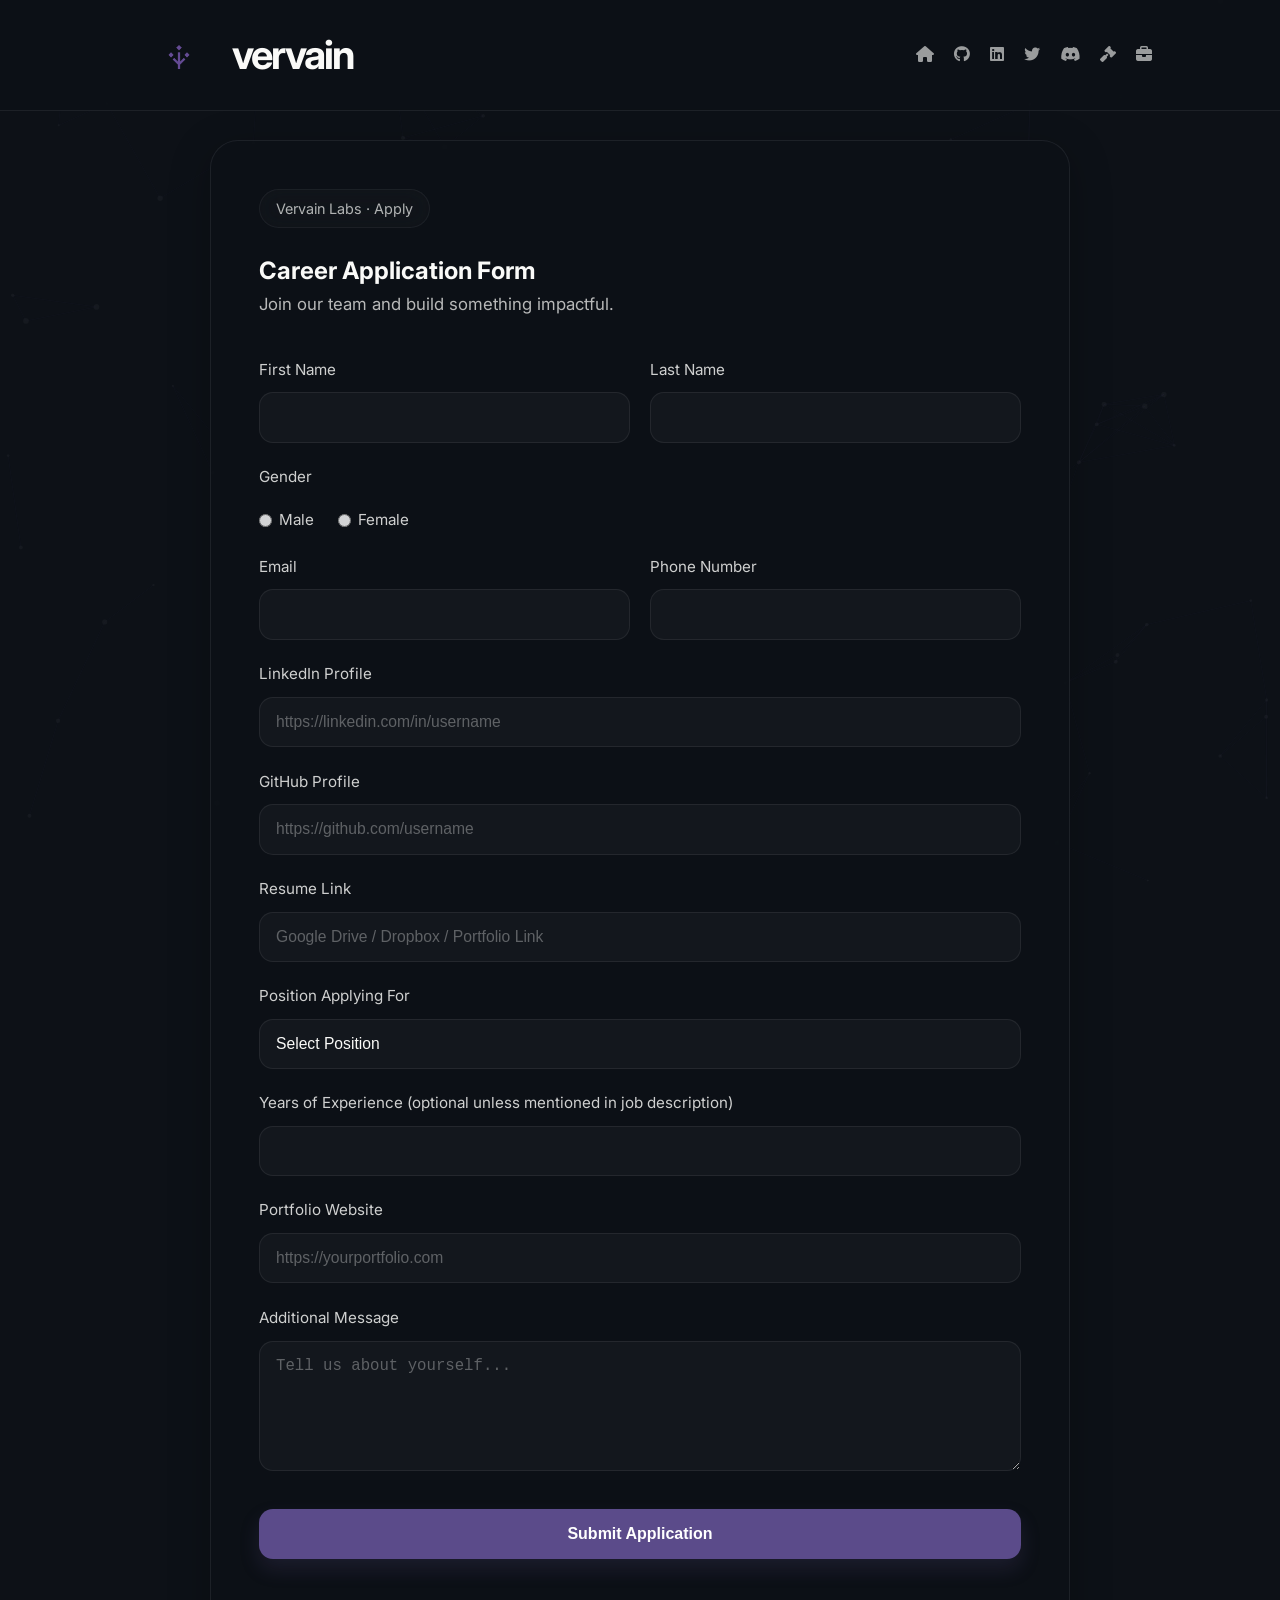
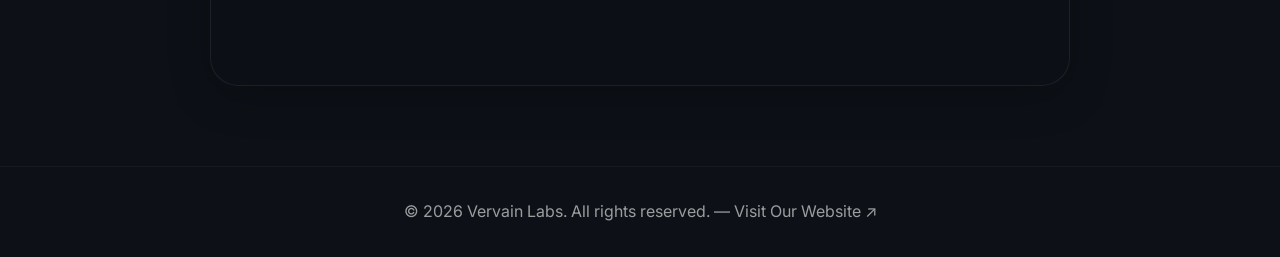
<file: careers/apply.html>
<!DOCTYPE html>
<html lang="en">
<head>
  <meta charset="UTF-8" />
  <meta name="viewport" content="width=device-width, initial-scale=1.0" />

  <!-- Fonts -->
  <link rel="preconnect" href="https://fonts.googleapis.com">
  <link rel="preconnect" href="https://fonts.gstatic.com" crossorigin>
  <link href="https://fonts.googleapis.com/css2?family=Inter:wght@400;500;600;700;800&display=swap" rel="stylesheet">
  
  <!-- Icons (Lucide/Simple Icons style) -->
  <link rel="stylesheet" href="https://cdnjs.cloudflare.com/ajax/libs/font-awesome/6.4.0/css/all.min.css">
  
  <!-- <link rel="stylesheet" href="../style.css"> -->

  <title>Careers — Vervain</title>

  <link rel="stylesheet" href="style.css" />
  <link rel="icon" href="../assets/favicon.png" type="image/png">
  <link rel="apple-touch-icon" href="../assets/favicon.png">

  <!-- SEO -->
  <meta name="description" content="Apply for jobs at Vervain Labs" />
  <meta name="robots" content="index, follow" />
</head>

<body>
  

  <!-- Background -->
  <!-- <div class="bg-blur"></div> -->
   <canvas id="bg-canvas"></canvas>

  <nav>
    <div class="logo">
      <img src="../assets/logo_symbol.png" alt="Vervain Logo">
      <span>vervain</span>
    </div>
    
    <div class="nav-actions">
      <div class="social-links">
        <a href="https://vervain-labs.vercel.app/" style="color: var(--text); text-decoration: none;"><i class="fa fa-home"></i></a>
        <a href="https://github.com/VervainLabs" target="_blank" aria-label="GitHub"><i class="fa-brands fa-github"></i></a>
        <a href="https://linkedin.com/company/vervain-labs" target="_blank" aria-label="LinkedIn"><i class="fa-brands fa-linkedin"></i></a>
        <a href="https://x.com/VervainLabs" target="_blank" aria-label="Twitter/X"><i class="fa-brands fa-twitter"></i>
          <!-- <svg xmlns="http://www.w3.org/2000/svg" width="18" height="18" viewBox="0 0 24 24" fill="currentColor"><path d="M18.901 1.153h3.68l-8.04 9.19L24 22.846h-7.406l-5.8-7.584-6.638 7.584H.474l8.6-9.83L0 1.154h7.594l5.243 6.932ZM17.61 20.644h2.039L6.486 3.24H4.298Z"/></svg> -->
        </a>
        <a href="https://discord.gg/B3cPuWsu3u" target="_blank" aria-label="Discord"><i class="fa-brands fa-discord"></i></a>
        <a href="legal.html" style="color: var(--text); text-decoration: none;"><i class="fa fa-legal"></i></a>
        <a href="careers/apply.html" target="_blank"><i class="fa fa-briefcase"></i></a>
      </div>
    </div>
  </nav>

  <!-- Main Form -->
  <main class="main-container">
    <div class="form-card">
      <div class="hero-eyebrow">Vervain Labs · Apply</div>

      <h2>Career Application Form</h2>
      <p class="subtitle">
        Join our team and build something impactful.
      </p>

      <form id="applicationForm">

        <!-- Name -->
        <div class="row">
          <div class="input-group">
            <label>First Name</label>
            <input type="text" name="firstName" required />
          </div>

          <div class="input-group">
            <label>Last Name</label>
            <input type="text" name="lastName" required />
          </div>
        </div>

        <!-- Gender -->
        <div class="input-group">
          <label>Gender</label>

          <div class="radio-group">
            <label>
              <input type="radio" name="gender" value="Male" required />
              Male
            </label>

            <label>
              <input type="radio" name="gender" value="Female" required />
              Female
            </label>
          </div>
        </div>

        <!-- Contact -->
        <div class="row">
          <div class="input-group">
            <label>Email</label>
            <input type="email" name="email" required />
          </div>

          <div class="input-group">
            <label>Phone Number</label>
            <input type="tel" name="phone" required />
          </div>
        </div>

        <!-- Links -->
        <div class="input-group">
          <label>LinkedIn Profile</label>
          <input type="url" name="linkedin" placeholder="https://linkedin.com/in/username" required />
        </div>

        <div class="input-group">
          <label>GitHub Profile</label>
          <input type="url" name="github" placeholder="https://github.com/username" required />
        </div>

        <div class="input-group">
          <label>Resume Link</label>
          <input type="url" name="resume" placeholder="Google Drive / Dropbox / Portfolio Link" required />
        </div>

        <!-- Position -->
        <div class="input-group">
          <label>Position Applying For</label>

          <select id="position" name="position" required>
            <option value="">Select Position</option>
            <option>Frontend Developer</option>
            <option>Backend Developer</option>
            <option>Full Stack Developer</option>
            <option>UI/UX Designer</option>
            <option>Growth & Community Intern</option>
            <option>HR</option>
            <option value="Other">Other</option>
          </select>
        </div>

        <!-- Other Position -->
        <div class="input-group hidden" id="otherPositionGroup">
          <label>Other Position</label>
          <input type="text" id="otherPosition" name="otherPosition" />
        </div>

        <!-- Experience -->
        <div class="input-group">
          <label>Years of Experience (optional unless mentioned in job description)</label>
          <input type="number" name="experience" min="0" max="50" />
        </div>

        <!-- Portfolio -->
        <div class="input-group">
          <label>Portfolio Website</label>
          <input type="url" name="portfolio" placeholder="https://yourportfolio.com" />
        </div>

        <!-- Additional Message -->
        <div class="input-group">
          <label>Additional Message</label>
          <textarea
            name="message"
            rows="5"
            placeholder="Tell us about yourself..."
          ></textarea>
        </div>

        <!-- Submit -->
        <button type="submit" id="submitBtn">
          Submit Application
        </button>

        <!-- Status -->
        <p id="statusMessage"></p>

      </form>
    </div>
  </main>

  <!-- Footer -->
  <footer class="footer glass">
    <div class="footer-content">

      <p>
        © 2026 Vervain Labs. All rights reserved. —
        <a href="https://vervain-labs.vercel.app/" target="_blank">
          Visit Our Website &nearr;
        </a>
      </p>
    </div>
  </footer>

  <script src="script.js"></script>
</body>
</html>
</file>
<file: style.css>
:root {
  /* Colors - Light Mode */
  --primary: #5B4B8A;
  --bg: #FAFAF8;
  --text: #1A1A1A;
  --neutral: #E6E6E9;
  --border: rgba(26, 26, 26, 0.1);
  --glass-bg: rgba(250, 250, 248, 0.8);
  
  /* Transitions */
  --transition: all 0.3s cubic-bezier(0.4, 0, 0.2, 1);
}

[data-theme="dark"] {
  --bg: #0D1117;
  --text: #FAFAF8;
  --neutral: #1A1A1A;
  --border: rgba(230, 230, 233, 0.1);
  --glass-bg: rgba(13, 17, 23, 0.8);
}

* {
  margin: 0;
  padding: 0;
  box-sizing: border-box;
}

body {
  font-family: 'Inter', -apple-system, BlinkMacSystemFont, "Segoe UI", Roboto, Helvetica, Arial, sans-serif;
  background-color: var(--bg);
  color: var(--text);
  line-height: 1.6;
  overflow-x: hidden;
  transition: background-color 0.5s ease, color 0.5s ease;
}

/* Background Animation Container */
#bg-canvas {
  position: fixed;
  top: 0;
  left: 0;
  width: 100%;
  height: 100%;
  z-index: -1;
  opacity: 0.5;
}

/* Navbar */
nav {
  position: fixed;
  top: 0;
  width: 100%;
  display: flex;
  justify-content: space-between;
  align-items: center;
  padding: 1.5rem 10%;
  backdrop-filter: blur(10px);
  -webkit-backdrop-filter: blur(10px);
  background: var(--glass-bg);
  border-bottom: 1px solid var(--border);
  z-index: 1000;
}

.logo {
  display: flex;
  align-items: center;
  gap: 0.1rem;
  font-weight: 700;
  font-size: 2.75rem;
  letter-spacing: -0.05em;
  line-height: 1;
  color: var(--text);
}

.logo img {
  height: 70px;
  width: auto;
  display: block;
  transform: translateY(7px);
}

.nav-actions {
  display: flex;
  align-items: center;
  gap: 1.5rem;
}

.social-links {
  display: flex;
  gap: 1.5rem;
}

.social-links a {
  color: var(--text);
  opacity: 0.6;
  transition: var(--transition);
}

.social-links a:hover {
  opacity: 1;
  transform: translateY(-2px);
}

#theme-toggle {
  background: none;
  border: 1px solid var(--border);
  color: var(--text);
  padding: 0.5rem;
  border-radius: 8px;
  cursor: pointer;
  display: flex;
  align-items: center;
  justify-content: center;
  transition: var(--transition);
}

#theme-toggle:hover {
  background: var(--neutral);
}

/* Hero Section */
.hero {
  min-height: 100vh;
  display: flex;
  flex-direction: column;
  justify-content: center;
  align-items: center;
  text-align: center;
  padding: 0 10%;
  padding-top: 80px;
}


.hero h1 {
  font-size: clamp(3rem, 8vw, 5rem);
  font-weight: 800;
  line-height: 1.1;
  letter-spacing: -0.04em;
  margin-bottom: 1.5rem;
  max-width: 900px;
  animation: fadeInUp 1s ease;
}

.hero p {
  font-size: clamp(1.1rem, 2vw, 1.5rem);
  opacity: 0.7;
  max-width: 600px;
  margin-bottom: 2.5rem;
  animation: fadeInUp 1.2s ease;
}

.cta-btn {
  background: var(--primary);
  color: white;
  padding: 1rem 2.5rem;
  border-radius: 12px;
  text-decoration: none;
  font-weight: 600;
  font-size: 1.125rem;
  transition: var(--transition);
  box-shadow: 0 10px 20px rgba(91, 75, 138, 0.2);
  animation: fadeInUp 1.4s ease;
}

.cta-btn:hover {
  transform: translateY(-4px);
  box-shadow: 0 15px 30px rgba(91, 75, 138, 0.3);
}

/* Hero Buttons */
.hero-actions {
  display: flex;
  gap: 1rem;
  flex-wrap: wrap;
  justify-content: center;

  animation: fadeInUp 1.4s ease;
}

.secondary-btn {
  background: transparent;
  border: 1px solid rgba(255,255,255,0.12);

  backdrop-filter: blur(10px);
  -webkit-backdrop-filter: blur(10px);

  box-shadow: none;
}

.secondary-btn:hover {
  background: rgba(255,255,255,0.05);
}

/* About Section */
.about {
  padding: 8rem 10%;
  background: var(--neutral);
  border-top: 1px solid var(--border);
  border-bottom: 1px solid var(--border);
}

.about-content {
  max-width: 800px;
  margin: 0 auto;
  text-align: center;
}

.about h2 {
  font-size: 2.5rem;
  margin-bottom: 2rem;
  letter-spacing: -0.03em;
}

.about p {
  font-size: 1.25rem;
  opacity: 0.8;
}

/* Footer */
footer {
  padding: 4rem 10%;
  display: flex;
  justify-content: space-between;
  align-items: center;
  opacity: 0.6;
  font-size: 0.875rem;
}

/* Animations */
@keyframes fadeInUp {
  from { opacity: 0; transform: translateY(20px); }
  to { opacity: 1; transform: translateY(0); }
}

@keyframes fadeInDown {
  from { opacity: 0; transform: translateY(-20px); }
  to { opacity: 1; transform: translateY(0); }
}

/* Responsive */
@media (max-width: 768px) {
  nav { padding: 1rem 5%; }
  .nav-actions { gap: 0.75rem; }
  .social-links { display: none; }
  .hero h1 { font-size: 3rem; }
  footer { flex-direction: column; gap: 1rem; text-align: center; }
  .hero-actions {
  flex-direction: column;
  width: 100%;
}
.hero-actions .cta-btn {
  width: 100%;
  text-align: center;
}
}
</file>
<file: VervainLabs-Website-main/style.css>
:root {
  /* Colors - Light Mode */
  --primary: #5B4B8A;
  --bg: #FAFAF8;
  --text: #1A1A1A;
  --neutral: #E6E6E9;
  --border: rgba(26, 26, 26, 0.1);
  --glass-bg: rgba(250, 250, 248, 0.8);
  
  /* Transitions */
  --transition: all 0.3s cubic-bezier(0.4, 0, 0.2, 1);
}

[data-theme="dark"] {
  --bg: #0D1117;
  --text: #FAFAF8;
  --neutral: #1A1A1A;
  --border: rgba(230, 230, 233, 0.1);
  --glass-bg: rgba(13, 17, 23, 0.8);
}

* {
  margin: 0;
  padding: 0;
  box-sizing: border-box;
}

body {
  font-family: 'Inter', -apple-system, BlinkMacSystemFont, "Segoe UI", Roboto, Helvetica, Arial, sans-serif;
  background-color: var(--bg);
  color: var(--text);
  line-height: 1.6;
  overflow-x: hidden;
  transition: background-color 0.5s ease, color 0.5s ease;
}

/* Background Animation Container */
#bg-canvas {
  position: fixed;
  top: 0;
  left: 0;
  width: 100%;
  height: 100%;
  z-index: -1;
  opacity: 0.5;
}

/* Navbar */
nav {
  position: fixed;
  top: 0;
  width: 100%;
  display: flex;
  justify-content: space-between;
  align-items: center;
  padding: 1.5rem 10%;
  backdrop-filter: blur(10px);
  -webkit-backdrop-filter: blur(10px);
  background: var(--glass-bg);
  border-bottom: 1px solid var(--border);
  z-index: 1000;
}

.logo {
  display: flex;
  align-items: center;
  gap: 0.1rem;
  font-weight: 700;
  font-size: 2.75rem;
  letter-spacing: -0.05em;
  line-height: 1;
  color: var(--text);
}

.logo img {
  height: 100px;
  width: auto;
  display: block;
  transform: translateY(24px);
}

.nav-actions {
  display: flex;
  align-items: center;
  gap: 1.5rem;
}

.social-links {
  display: flex;
  gap: 1rem;
}

.social-links a {
  color: var(--text);
  opacity: 0.6;
  transition: var(--transition);
}

.social-links a:hover {
  opacity: 1;
  transform: translateY(-2px);
}

#theme-toggle {
  background: none;
  border: 1px solid var(--border);
  color: var(--text);
  padding: 0.5rem;
  border-radius: 8px;
  cursor: pointer;
  display: flex;
  align-items: center;
  justify-content: center;
  transition: var(--transition);
}

#theme-toggle:hover {
  background: var(--neutral);
}

/* Hero Section */
.hero {
  min-height: 100vh;
  display: flex;
  flex-direction: column;
  justify-content: center;
  align-items: center;
  text-align: center;
  padding: 0 10%;
  padding-top: 80px;
}


.hero h1 {
  font-size: clamp(3rem, 8vw, 5rem);
  font-weight: 800;
  line-height: 1.1;
  letter-spacing: -0.04em;
  margin-bottom: 1.5rem;
  max-width: 900px;
  animation: fadeInUp 1s ease;
}

.hero p {
  font-size: clamp(1.1rem, 2vw, 1.5rem);
  opacity: 0.7;
  max-width: 600px;
  margin-bottom: 2.5rem;
  animation: fadeInUp 1.2s ease;
}

.cta-btn {
  background: var(--primary);
  color: white;
  padding: 1rem 2.5rem;
  border-radius: 12px;
  text-decoration: none;
  font-weight: 600;
  font-size: 1.125rem;
  transition: var(--transition);
  box-shadow: 0 10px 20px rgba(91, 75, 138, 0.2);
  animation: fadeInUp 1.4s ease;
}

.cta-btn:hover {
  transform: translateY(-4px);
  box-shadow: 0 15px 30px rgba(91, 75, 138, 0.3);
}

/* About Section */
.about {
  padding: 8rem 10%;
  background: var(--neutral);
  border-top: 1px solid var(--border);
  border-bottom: 1px solid var(--border);
}

.about-content {
  max-width: 800px;
  margin: 0 auto;
  text-align: center;
}

.about h2 {
  font-size: 2.5rem;
  margin-bottom: 2rem;
  letter-spacing: -0.03em;
}

.about p {
  font-size: 1.25rem;
  opacity: 0.8;
}

/* Footer */
footer {
  padding: 4rem 10%;
  display: flex;
  justify-content: space-between;
  align-items: center;
  opacity: 0.6;
  font-size: 0.875rem;
}

/* Animations */
@keyframes fadeInUp {
  from { opacity: 0; transform: translateY(20px); }
  to { opacity: 1; transform: translateY(0); }
}

@keyframes fadeInDown {
  from { opacity: 0; transform: translateY(-20px); }
  to { opacity: 1; transform: translateY(0); }
}

/* Responsive */
@media (max-width: 768px) {
  nav { padding: 1rem 5%; }
  .nav-actions { gap: 0.75rem; }
  .social-links { display: none; }
  .hero h1 { font-size: 3rem; }
  footer { flex-direction: column; gap: 1rem; text-align: center; }
}
</file>
<file: legalStyle.css>
/* =========================================
   LEGAL PAGE STYLES — VERVAIN
========================================= */

/* Wrapper */
.wrapper {
  width: min(1100px, 92%);
  margin: 0 auto;
  padding-top: 140px;
  padding-bottom: 120px;
  position: relative;
  z-index: 2;
}

/* Hero */
.hero {
  text-align: center;
  margin-bottom: 5rem;
  min-height: auto;
  padding: 0;
}

.hero-eyebrow {
  display: inline-flex;
  align-items: center;
  gap: 0.5rem;
  padding: 0.45rem 1rem;
  border: 1px solid var(--border);
  border-radius: 999px;
  background: rgba(255,255,255,0.03);
  font-size: 0.9rem;
  opacity: 0.7;
  margin-bottom: 1.5rem;
  backdrop-filter: blur(12px);
}

.hero-title {
  font-size: clamp(3rem, 8vw, 5.5rem);
  line-height: 1;
  letter-spacing: -0.06em;
  margin-bottom: 1.5rem;
}

.hero-title em {
  font-style: normal;
  color: var(--primary);
}

.hero h2 {
  margin-top: 1rem;
  font-size: 1rem;
  font-weight: 500;
  opacity: 0.9;
}

.hero mark {
  background: rgba(255, 183, 0, 0.15);
  color: #ffc857;
  padding: 0.3rem 0.7rem;
  border-radius: 8px;
}

.hero-meta {
  display: flex;
  justify-content: center;
  gap: 1rem;
  flex-wrap: wrap;
  margin-top: 2rem;
}

.hero-meta span {
  border: 1px solid var(--border);
  padding: 0.6rem 1rem;
  border-radius: 999px;
  font-size: 0.9rem;
  opacity: 0.75;
  background: rgba(255,255,255,0.03);
  backdrop-filter: blur(12px);
}

/* Toggle */
.toggle-wrap {
  display: flex;
  justify-content: center;
  margin-bottom: 4rem;
}

.pill-toggle {
  position: relative;
  display: inline-flex;
  background: rgba(255,255,255,0.04);
  border: 1px solid var(--border);
  border-radius: 999px;
  padding: 0.35rem;
  backdrop-filter: blur(16px);
}

.pill-btn {
  position: relative;
  z-index: 2;
  background: transparent;
  border: none;
  color: var(--text);
  padding: 0.9rem 1.5rem;
  border-radius: 999px;
  cursor: pointer;
  font-weight: 600;
  transition: var(--transition);
}

.pill-btn.active {
  color: white;
}

.pill-bg {
  position: absolute;
  top: 5px;
  left: 5px;
  width: calc(50% - 5px);
  height: calc(100% - 10px);
  background: var(--primary);
  border-radius: 999px;
  transition: transform 0.35s cubic-bezier(0.4, 0, 0.2, 1);
}

/* Panels */
.panel {
  display: none;
  animation: fadePanel 0.4s ease;
}

.panel.active {
  display: block;
}

@keyframes fadePanel {
  from {
    opacity: 0;
    transform: translateY(8px);
  }
  to {
    opacity: 1;
    transform: translateY(0);
  }
}

/* Table of Contents */
.toc {
  background: rgba(255,255,255,0.03);
  border: 1px solid var(--border);
  border-radius: 24px;
  padding: 2rem;
  margin-bottom: 3rem;
  backdrop-filter: blur(16px);
}

.toc-label {
  font-size: 0.8rem;
  text-transform: uppercase;
  letter-spacing: 0.15em;
  opacity: 0.5;
  margin-bottom: 1rem;
}

.toc ol {
  display: grid;
  grid-template-columns: repeat(auto-fit, minmax(220px, 1fr));
  gap: 0.85rem;
  padding-left: 1rem;
}

.toc li {
  opacity: 0.8;
}

.toc a {
  color: var(--text);
  text-decoration: none;
  transition: var(--transition);
}

.toc a:hover {
  color: var(--primary);
  padding-left: 4px;
}

/* Callout */
.callout {
  padding: 1.5rem;
  border-radius: 22px;
  background: linear-gradient(
    135deg,
    rgba(91,75,138,0.15),
    rgba(91,75,138,0.05)
  );
  border: 1px solid rgba(91,75,138,0.2);
  margin-bottom: 3rem;
  backdrop-filter: blur(14px);
}

.callout p {
  opacity: 0.9;
}

/* Sections */
.legal-section {
  position: relative;
  margin-bottom: 5rem;
  padding: 2.5rem;
  border-radius: 30px;
  border: 1px solid var(--border);
  background: rgba(255,255,255,0.025);
  backdrop-filter: blur(18px);
  overflow: hidden;
}

.legal-section::before {
  content: "";
  position: absolute;
  inset: 0;
  background:
    radial-gradient(circle at top right,
    rgba(91,75,138,0.08),
    transparent 40%);
  pointer-events: none;
}

.section-number {
  font-size: 0.8rem;
  font-weight: 700;
  letter-spacing: 0.15em;
  color: var(--primary);
  margin-bottom: 1rem;
}

.section-title {
  font-size: clamp(1.8rem, 4vw, 2.5rem);
  line-height: 1.1;
  letter-spacing: -0.04em;
  margin-bottom: 1.5rem;
}

.legal-section p {
  margin-bottom: 1.2rem;
  opacity: 0.82;
  font-size: 1.02rem;
}

.legal-section ul {
  padding-left: 1.5rem;
  margin-bottom: 1.5rem;
}

.legal-section li {
  margin-bottom: 0.9rem;
  opacity: 0.82;
}

.sub-heading {
  font-size: 1rem;
  font-weight: 700;
  margin-top: 2rem;
  margin-bottom: 1rem;
  color: var(--text);
}

/* Contact */
.contact-block {
  margin-top: 1.5rem;
  padding: 1.5rem;
  border-radius: 18px;
  border: 1px solid var(--border);
  background: rgba(255,255,255,0.025);
}

.contact-label {
  display: inline-block;
  margin-bottom: 0.8rem;
  font-weight: 700;
  color: var(--primary);
}

.contact-email {
  color: var(--primary);
  font-weight: 600;
}

/* Footer */
footer {
  border-top: 1px solid var(--border);
  margin-top: 4rem;
  padding-top: 2rem;
}

/* Scrollbar */
::-webkit-scrollbar {
  width: 10px;
}

::-webkit-scrollbar-track {
  background: transparent;
}

::-webkit-scrollbar-thumb {
  background: rgba(255,255,255,0.12);
  border-radius: 999px;
}

::-webkit-scrollbar-thumb:hover {
  background: rgba(255,255,255,0.22);
}

/* Selection */
::selection {
  background: rgba(91,75,138,0.35);
}

/* Responsive */
@media (max-width: 768px) {

  .wrapper {
    width: 94%;
    padding-top: 120px;
  }

  .hero-title {
    font-size: 3rem;
  }

  .hero-meta {
    flex-direction: column;
    align-items: center;
  }

  .pill-toggle {
    width: 100%;
  }

  .pill-btn {
    width: 50%;
    padding: 0.9rem 0.5rem;
    font-size: 0.9rem;
  }

  .toc ol {
    grid-template-columns: 1fr;
  }

  .legal-section {
    padding: 1.5rem;
    border-radius: 24px;
  }

  .section-title {
    font-size: 2rem;
  }

  footer {
    flex-direction: column;
    gap: 1rem;
    text-align: center;
  }
}

/* =========================
   Back To Top Button
========================= */

#backToTop {
  position: fixed;
  bottom: 28px;
  right: 28px;

  width: 52px;
  height: 52px;

  border: 1px solid var(--border);
  border-radius: 40%;

  background: rgba(255,255,255,0.06);
  color: var(--text);

  backdrop-filter: blur(18px);
  -webkit-backdrop-filter: blur(18px);

  display: flex;
  align-items: center;
  justify-content: center;

  font-size: 1rem;
  cursor: pointer;

  z-index: 999;

  opacity: 0;
  visibility: hidden;
  transform: translateY(20px);

  transition:
    opacity 0.3s ease,
    transform 0.3s ease,
    visibility 0.3s ease,
    background 0.3s ease;
}

#backToTop.show {
  opacity: 1;
  visibility: visible;
  transform: translateY(0);
}

#backToTop:hover {
  background: var(--primary);
  color: white;
  transform: translateY(-4px);
  box-shadow: 0 10px 30px rgba(91,75,138,0.35);
}

/* Mobile */
@media (max-width: 768px) {
  #backToTop {
    width: 48px;
    height: 48px;
    bottom: 20px;
    right: 20px;
  }
}
</file>
<file: careers/style.css>
:root {
  --primary: #5B4B8A;
  --bg: #0D1117;
  --text: #FAFAF8;
  --neutral: #161B22;
  --border: rgba(230, 230, 233, 0.08);
  --glass-bg: rgba(13, 17, 23, 0.72);

  --transition:
    all 0.3s cubic-bezier(0.4, 0, 0.2, 1);
}

* {
  margin: 0;
  padding: 0;
  box-sizing: border-box;
}

html {
  scroll-behavior: smooth;
}

body {
  font-family:
    'Inter',
    -apple-system,
    BlinkMacSystemFont,
    "Segoe UI",
    Roboto,
    Helvetica,
    Arial,
    sans-serif;

  background: var(--bg);
  color: var(--text);
  overflow-x: hidden;
  line-height: 1.6;
}

/* Background Canvas */
#bg-canvas {
  position: fixed;
  inset: 0;
  z-index: -1;
  opacity: 0.45;
}

.hero-eyebrow {
  display: inline-flex;
  align-items: center;
  gap: 0.5rem;
  padding: 0.45rem 1rem;
  border: 1px solid var(--border);
  border-radius: 999px;
  background: rgba(255,255,255,0.03);
  font-size: 0.9rem;
  opacity: 0.7;
  margin-bottom: 1.5rem;
  backdrop-filter: blur(12px);
}

/* NAVBAR */
nav {
  position: fixed;
  top: 0;
  width: 100%;
  padding: 1.3rem 10%;

  display: flex;
  align-items: center;
  justify-content: space-between;

  backdrop-filter: blur(12px);
  -webkit-backdrop-filter: blur(12px);

  background: var(--glass-bg);
  border-bottom: 1px solid var(--border);

  z-index: 1000;
}

.logo {
  display: flex;
  align-items: center;
  gap: 0.15rem;

  font-weight: 700;
  font-size: 2.5rem;
  letter-spacing: -0.05em;
}

.logo img {
  height: 68px;
  transform: translateY(6px);
}

.logo span {
  color: var(--text);
}

.nav-actions {
  display: flex;
  align-items: center;
  gap: 1.5rem;
}

.social-links {
  display: flex;
  gap: 1.25rem;
}

.social-links a {
  color: var(--text);
  opacity: 0.6;
  transition: var(--transition);
  font-size: 1rem;
}

.social-links a:hover {
  opacity: 1;
  transform: translateY(-2px);
}

/* MAIN */
.main-container {
  width: 100%;
  min-height: 100vh;

  display: flex;
  justify-content: center;
  align-items: center;

  padding:
    140px
    20px
    80px;
}

/* FORM CARD */
.form-card {
  width: 100%;
  max-width: 860px;

  background: var(--glass-bg);

  backdrop-filter: blur(14px);
  -webkit-backdrop-filter: blur(14px);

  border: 1px solid var(--border);

  border-radius: 28px;

  padding: 3rem;

  box-shadow:
    0 10px 40px rgba(0,0,0,0.25);

  animation: fadeUp 0.8s ease;
}

.form-card h1 {
  font-size: clamp(2.5rem, 5vw, 3.5rem);
  line-height: 1.1;
  letter-spacing: -0.04em;
  margin-bottom: 1rem;
}

.form-card p {
  opacity: 0.72;
  margin-bottom: 2.5rem;
  font-size: 1.05rem;
}

/* FORM */
form {
  display: flex;
  flex-direction: column;
  gap: 1.4rem;
}

.row {
  display: flex;
  gap: 1.2rem;
}

.input-group {
  width: 100%;
  display: flex;
  flex-direction: column;
}

label {
  margin-bottom: 0.65rem;
  font-size: 0.95rem;
  opacity: 0.82;
}

/* INPUTS */
input,
textarea,
select {
  width: 100%;

  background: rgba(255,255,255,0.03);

  border:
    1px solid var(--border);

  color: var(--text);

  border-radius: 14px;

  padding:
    0.95rem
    1rem;

  font-size: 0.98rem;

  outline: none;

  transition: var(--transition);
}

input::placeholder,
textarea::placeholder {
  color: rgba(255,255,255,0.32);
}

input:focus,
textarea:focus,
select:focus {
  border-color: rgba(91, 75, 138, 0.8);

  box-shadow:
    0 0 0 4px rgba(91, 75, 138, 0.15);
}

/* SELECT FIX */
select {
  appearance: none;
  cursor: pointer;
}

select option {
  background: #111827;
  color: white;
}

/* TEXTAREA */
textarea {
  resize: vertical;
  min-height: 130px;
}

/* RADIO */
.radio-group {
  display: flex;
  gap: 1.5rem;
  margin-top: 0.5rem;
}

.radio-group label {
  display: flex;
  align-items: center;
  gap: 0.45rem;
  margin-bottom: 0;
}

/* BUTTON */
button {
  margin-top: 1rem;

  background: var(--primary);
  color: white;

  border: none;

  border-radius: 14px;

  padding: 1rem 1.5rem;

  font-size: 1rem;
  font-weight: 600;

  cursor: pointer;

  transition: var(--transition);

  box-shadow:
    0 10px 20px rgba(91, 75, 138, 0.2);
}

button:hover {
  transform: translateY(-2px);

  box-shadow:
    0 15px 30px rgba(91, 75, 138, 0.3);
}

button:disabled {
  opacity: 0.7;
  cursor: not-allowed;
}

/* STATUS */
#statusMessage {
  margin-top: 1rem;
  text-align: center;
  font-weight: 500;
}

/* FOOTER */
footer {
  padding: 2rem 10%;
  display: flex;
  justify-content: center;
  align-items: center;

  opacity: 0.6;

  border-top: 1px solid var(--border);
}

footer a {
  color: var(--text);
  text-decoration: none;
}

/* UTIL */
.hidden {
  display: none;
}

/* ANIMATION */
@keyframes fadeUp {
  from {
    opacity: 0;
    transform: translateY(24px);
  }

  to {
    opacity: 1;
    transform: translateY(0);
  }
}

/* MOBILE */
@media (max-width: 768px) {

  nav {
    padding: 1rem 5%;
  }

  .social-links {
    display: none;
  }

  .main-container {
    padding-top: 120px;
  }

  .form-card {
    padding: 2rem 1.5rem;
  }

  .row {
    flex-direction: column;
    gap: 1.4rem;
  }

  .logo {
    font-size: 2rem;
  }

  .logo img {
    height: 54px;
  }

  .form-card h1 {
    font-size: 2.3rem;
  }
}
</file>
